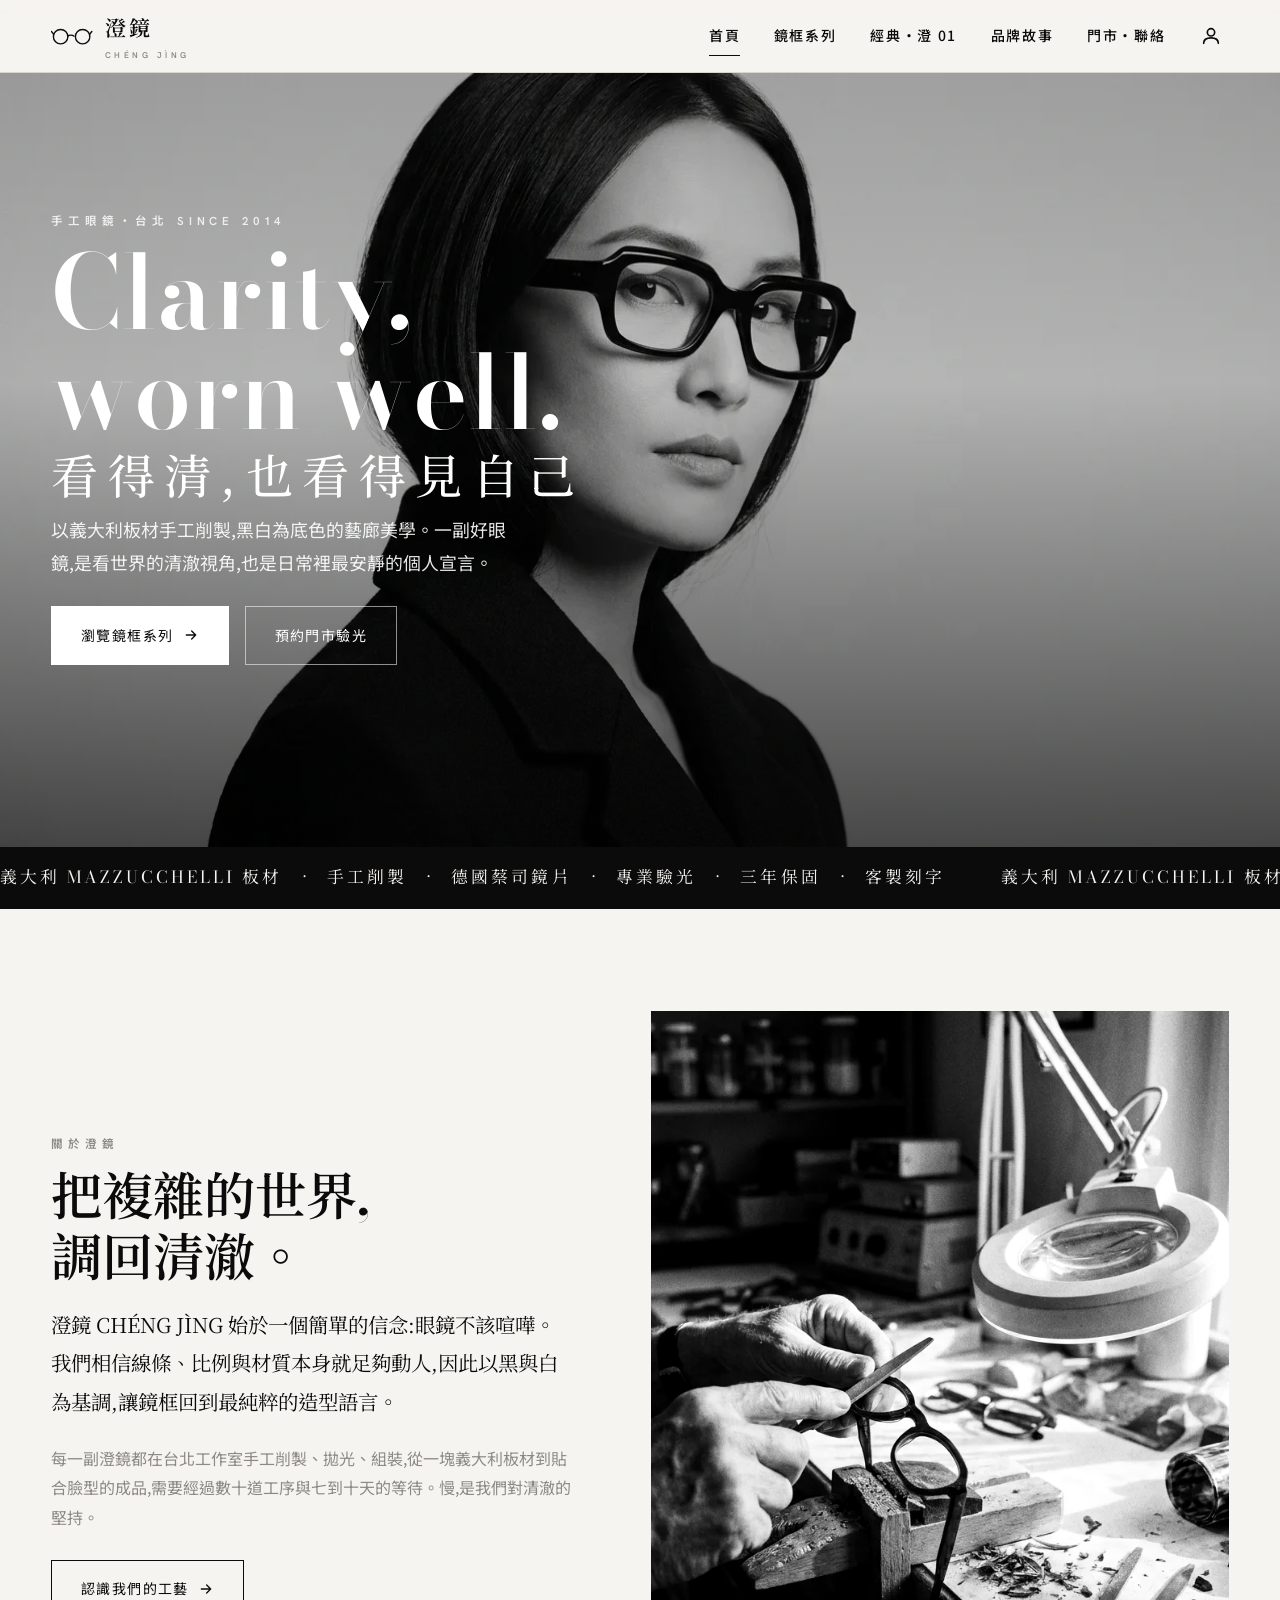
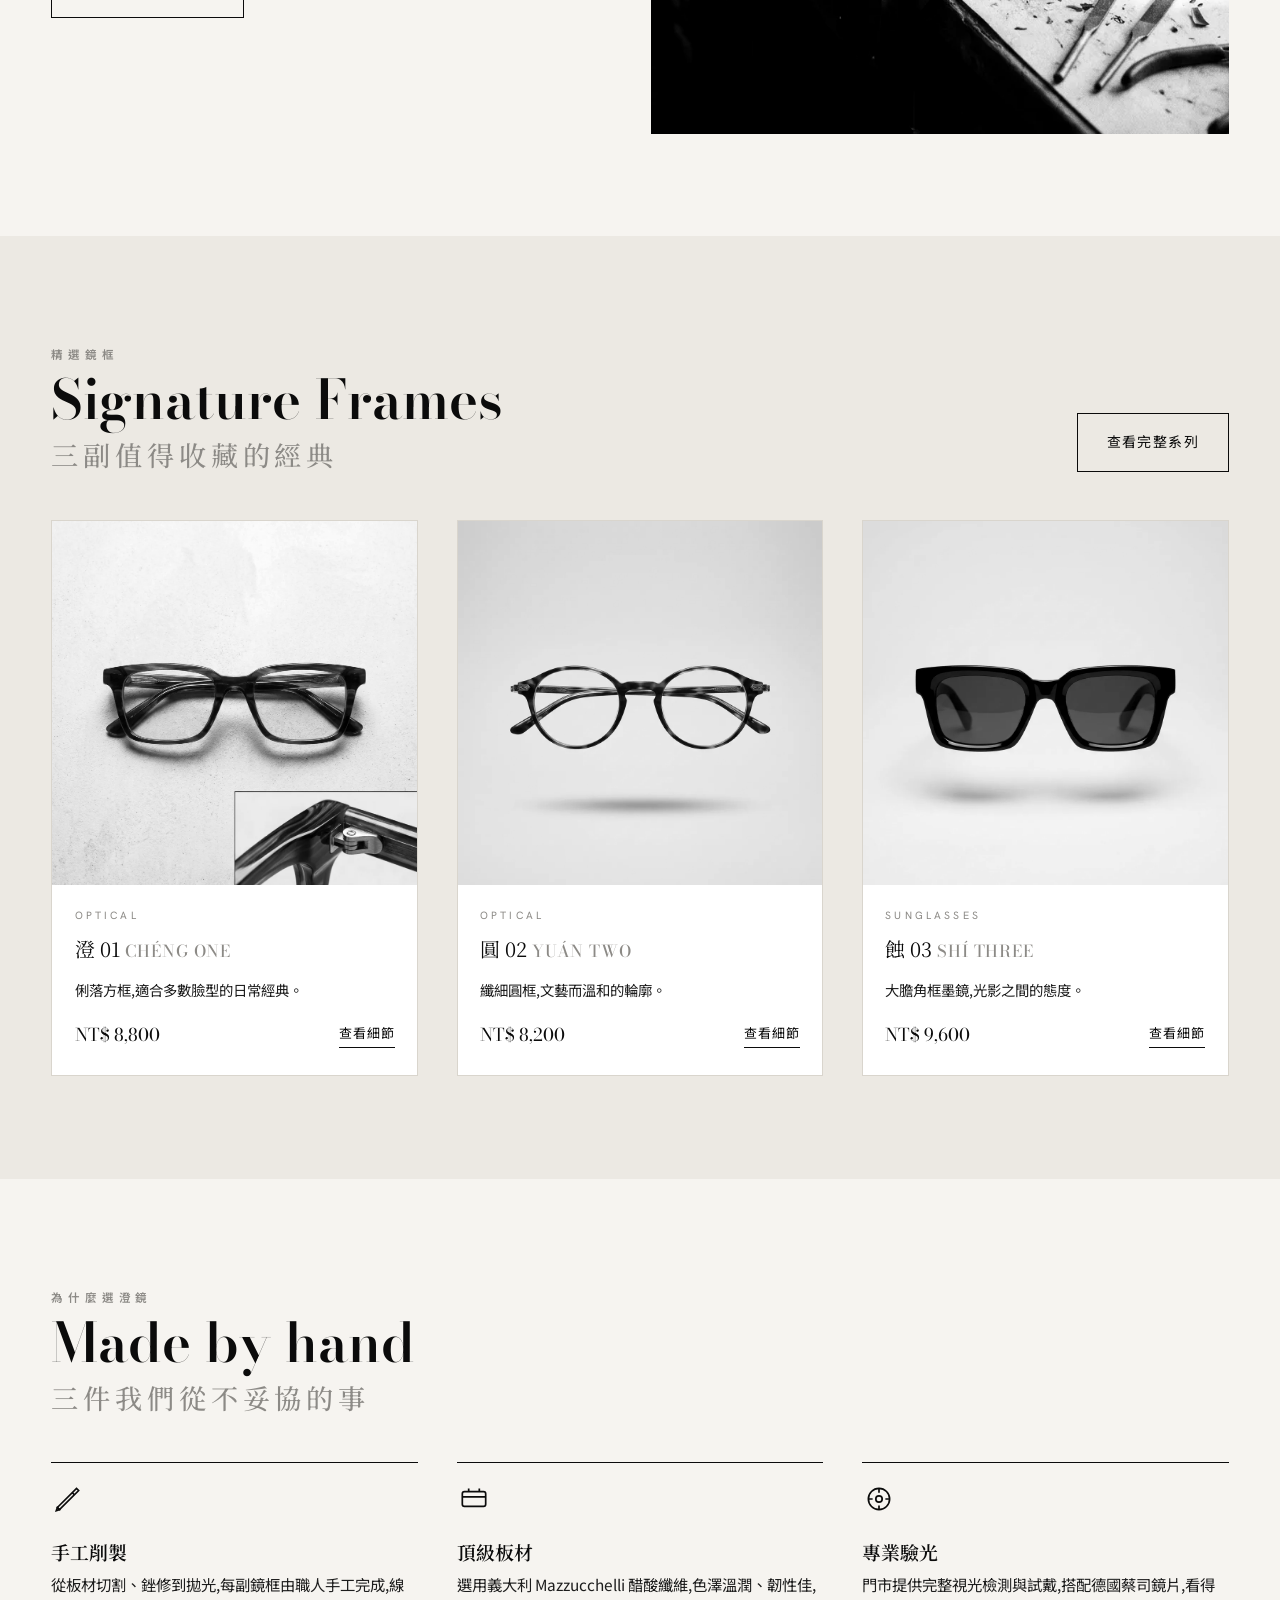
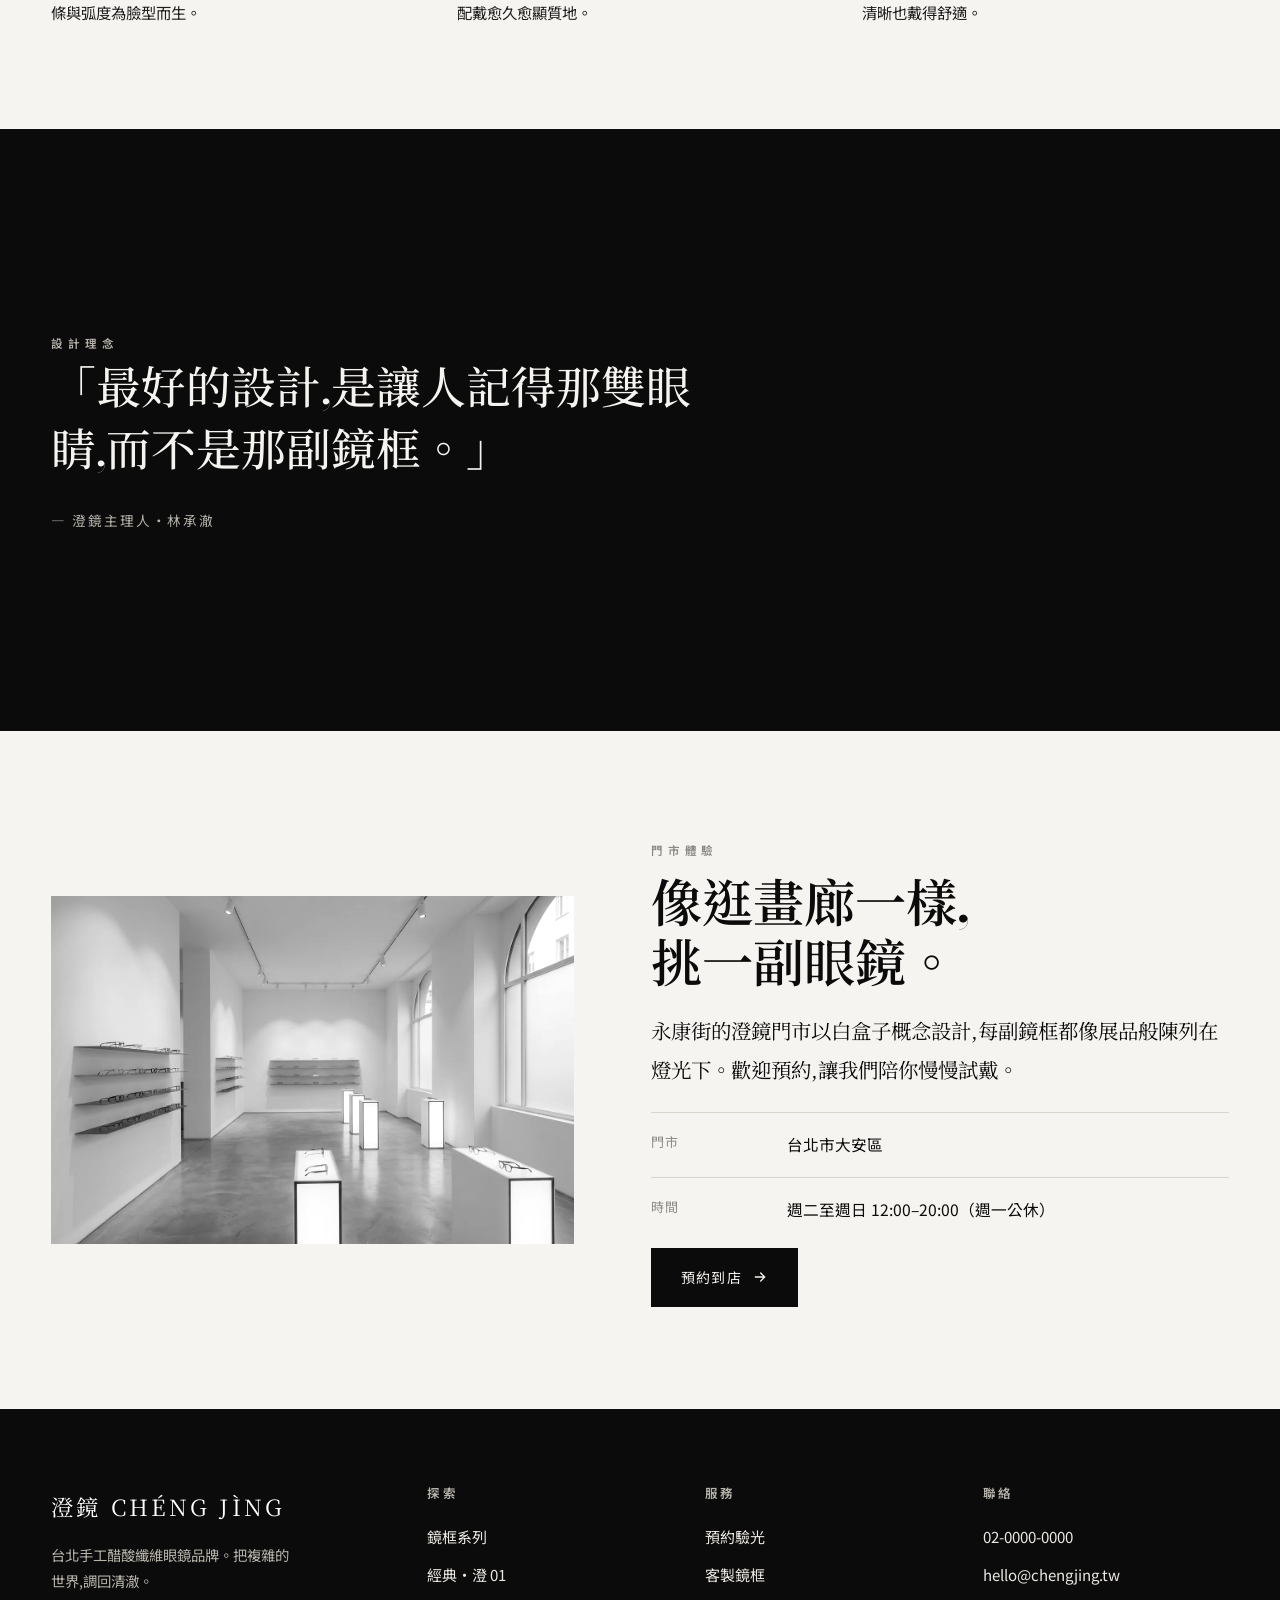
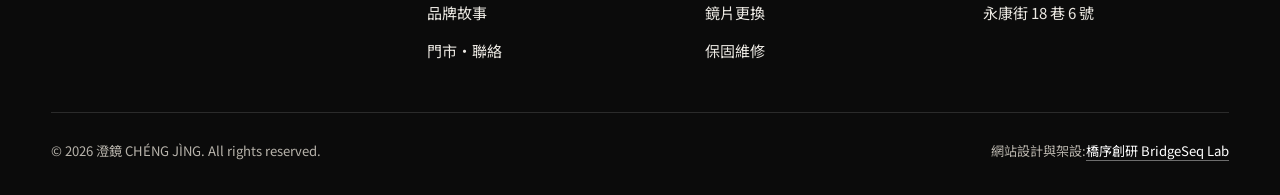
<file: index.html>
<!DOCTYPE html>
<html lang="zh-Hant">
<head>
<meta charset="UTF-8">
<meta name="viewport" content="width=device-width, initial-scale=1">
<title>澄鏡 CHÉNG JÌNG｜台北手工醋酸纖維眼鏡品牌</title>
<meta name="description" content="澄鏡 CHÉNG JÌNG 是台北的手工眼鏡品牌,以義大利板材手工削製鏡框,黑白藝廊美學選物。提供光學鏡框、墨鏡、客製驗光與鏡片更換服務,讓每一副眼鏡都是看世界的清澈視角。">
<meta name="keywords" content="手工眼鏡,醋酸纖維眼鏡,台北眼鏡,板材鏡框,光學眼鏡,墨鏡,客製眼鏡,驗光,澄鏡">
<link rel="canonical" href="https://izzo24.github.io/chengjing-eyewear/">
<meta property="og:type" content="website">
<meta property="og:locale" content="zh_TW">
<meta property="og:site_name" content="澄鏡 CHÉNG JÌNG">
<meta property="og:title" content="澄鏡 CHÉNG JÌNG｜台北手工醋酸纖維眼鏡品牌">
<meta property="og:description" content="義大利板材手工削製,黑白藝廊美學的台北手工眼鏡品牌。光學鏡框、墨鏡、客製驗光與鏡片更換。">
<meta property="og:url" content="https://izzo24.github.io/chengjing-eyewear/">
<meta property="og:image" content="https://izzo24.github.io/chengjing-eyewear/images/hero.webp">
<meta name="twitter:card" content="summary_large_image">
<link rel="icon" href="./favicon.svg" type="image/svg+xml">
<link rel="preconnect" href="https://fonts.googleapis.com">
<link rel="preconnect" href="https://fonts.gstatic.com" crossorigin>
<link href="https://fonts.googleapis.com/css2?family=Bodoni+Moda:opsz,wght@6..96,400;6..96,500;6..96,600&family=Hanken+Grotesk:wght@400;500;600&family=Noto+Sans+TC:wght@400;500;600&family=Noto+Serif+TC:wght@500;600&display=swap" rel="stylesheet">
<link rel="stylesheet" href="./assets/style.css">
<script type="application/ld+json">
{"@context":"https://schema.org","@graph":[
{"@type":"Organization","@id":"https://izzo24.github.io/chengjing-eyewear/#org","name":"澄鏡 CHÉNG JÌNG","url":"https://izzo24.github.io/chengjing-eyewear/","logo":"https://izzo24.github.io/chengjing-eyewear/favicon.svg","description":"台北手工醋酸纖維眼鏡品牌","sameAs":[]},
{"@type":"WebSite","@id":"https://izzo24.github.io/chengjing-eyewear/#web","url":"https://izzo24.github.io/chengjing-eyewear/","name":"澄鏡 CHÉNG JÌNG","inLanguage":"zh-Hant","publisher":{"@id":"https://izzo24.github.io/chengjing-eyewear/#org"}},
{"@type":"Store","name":"澄鏡 CHÉNG JÌNG","image":"https://izzo24.github.io/chengjing-eyewear/images/store.webp","url":"https://izzo24.github.io/chengjing-eyewear/","priceRange":"NT$3,200–NT$12,000","address":{"@type":"PostalAddress","streetAddress":"示範展示用","addressLocality":"台北市","addressCountry":"TW"},"telephone":"+886-2-0000-0000"}
]}
</script>
</head>
<body>
<header class="site-head">
  <div class="head-inner">
    <a class="brand" href="./index.html" aria-label="澄鏡 CHÉNG JÌNG 首頁">
      <svg width="44" height="20" viewBox="0 0 64 26" fill="none" aria-hidden="true">
        <circle cx="14" cy="14" r="10.5" stroke="currentColor" stroke-width="2"/>
        <circle cx="46" cy="14" r="10.5" stroke="currentColor" stroke-width="2"/>
        <path d="M24.5 13.2c2.2-2 6.8-2 9 0" stroke="currentColor" stroke-width="2" stroke-linecap="round"/>
        <path d="M3.6 10 .6 6.4M56.4 10l3-3.6" stroke="currentColor" stroke-width="2" stroke-linecap="round"/>
      </svg>
      <span class="word">澄鏡<small>CHÉNG JÌNG</small></span>
    </a>
    <div class="head-right">
      <nav class="nav" aria-label="主導覽">
      <a href="./index.html" aria-current="page">首頁</a>
      <a href="./collection.html">鏡框系列</a>
      <a href="./product.html">經典・澄 01</a>
      <a href="./about.html">品牌故事</a>
      <a href="./contact.html">門市・聯絡</a>
    </nav>
    <div class="head-tools">
      <a class="icon-btn member-link" href="./member.html" aria-label="會員中心"><svg viewBox="0 0 24 24" fill="none" aria-hidden="true"><circle cx="12" cy="8" r="4" stroke="currentColor" stroke-width="1.8"/><path d="M4 20c0-4 3.6-6 8-6s8 2 8 6" stroke="currentColor" stroke-width="1.8" stroke-linecap="round"/></svg></a>
      <button class="burger" aria-label="開啟選單" aria-expanded="false" aria-controls="mnav"><span></span></button>
    </div>
    </div>
  </div>
</header>
<nav class="mnav" id="mnav" aria-label="行動選單">
  <a href="./index.html">首頁</a>
  <a href="./collection.html">鏡框系列</a>
  <a href="./product.html">經典・澄 01</a>
  <a href="./about.html">品牌故事</a>
  <a href="./contact.html">門市・聯絡</a>
<a href="./member.html">會員中心</a></nav>

<main>
  <!-- hero: full-bleed image with overlaid text -->
  <section class="hero" aria-label="品牌主視覺">
    <img src="./images/hero.webp" alt="配戴澄鏡手工醋酸纖維鏡框的女子黑白時尚肖像" fetchpriority="high" width="1376" height="768">
    <div class="hero-inner">
      <span class="eyebrow">手工眼鏡・台北 since 2014</span>
      <h1>Clarity,<br>worn well.<span class="tc">看得清,也看得見自己</span></h1>
      <p>以義大利板材手工削製,黑白為底色的藝廊美學。一副好眼鏡,是看世界的清澈視角,也是日常裡最安靜的個人宣言。</p>
      <div class="hero-actions">
        <a class="btn" href="./collection.html">瀏覽鏡框系列<svg class="ar" viewBox="0 0 24 24" fill="none" aria-hidden="true"><path d="M5 12h14M13 6l6 6-6 6" stroke="currentColor" stroke-width="2" stroke-linecap="round" stroke-linejoin="round"/></svg></a>
        <a class="btn-ghost btn" href="./contact.html">預約門市驗光</a>
      </div>
    </div>
  </section>

  <!-- marquee strip -->
  <div class="strip" aria-hidden="true">
    <div class="track">
      <span>義大利 MAZZUCCHELLI 板材<i>·</i>手工削製<i>·</i>德國蔡司鏡片<i>·</i>專業驗光<i>·</i>三年保固<i>·</i>客製刻字</span>
      <span>義大利 MAZZUCCHELLI 板材<i>·</i>手工削製<i>·</i>德國蔡司鏡片<i>·</i>專業驗光<i>·</i>三年保固<i>·</i>客製刻字</span>
    </div>
  </div>

  <!-- intro split -->
  <section>
    <div class="wrap split rev">
      <div>
        <span class="eyebrow">關於澄鏡</span>
        <h2 class="serif" style="font-size:clamp(2rem,5vw,3.2rem);margin:.6rem 0 1.1rem">把複雜的世界,<br>調回清澈。</h2>
        <p class="lead">澄鏡 CHÉNG JÌNG 始於一個簡單的信念:眼鏡不該喧嘩。我們相信線條、比例與材質本身就足夠動人,因此以黑與白為基調,讓鏡框回到最純粹的造型語言。</p>
        <p class="muted">每一副澄鏡都在台北工作室手工削製、拋光、組裝,從一塊義大利板材到貼合臉型的成品,需要經過數十道工序與七到十天的等待。慢,是我們對清澈的堅持。</p>
        <a class="btn-ghost btn" href="./about.html" style="margin-top:.6rem">認識我們的工藝<svg class="ar" viewBox="0 0 24 24" fill="none" aria-hidden="true"><path d="M5 12h14M13 6l6 6-6 6" stroke="currentColor" stroke-width="2" stroke-linecap="round" stroke-linejoin="round"/></svg></a>
      </div>
      <figure>
        <img src="./images/craft.webp" alt="職人在工作桌上手工削製與拋光醋酸纖維眼鏡框" loading="lazy" width="1200" height="896">
      </figure>
    </div>
  </section>

  <!-- featured products -->
  <section style="background:var(--paper-2)">
    <div class="wrap">
      <div class="sec-head rev">
        <div>
          <span class="eyebrow">精選鏡框</span>
          <h2 class="serif">Signature Frames<span class="tc">三副值得收藏的經典</span></h2>
        </div>
        <a class="btn-ghost btn" href="./collection.html">查看完整系列</a>
      </div>
      <div class="pgrid rev">
        <a class="card" href="./product.html" data-cat="optical">
          <div class="ph"><img src="./images/frame-flat.webp" alt="澄 01 經典方框光學眼鏡黑白產品照" loading="lazy" width="928" height="1152"></div>
          <div class="body">
            <span class="tag">Optical</span>
            <span class="nm">澄 01 <small>CHÉNG ONE</small></span>
            <span class="desc">俐落方框,適合多數臉型的日常經典。</span>
            <span class="price">NT$ 8,800<span class="go">查看細節</span></span>
          </div>
        </a>
        <a class="card" href="./collection.html" data-cat="optical">
          <div class="ph"><img src="./images/frame-round.webp" alt="圓 02 圓框光學眼鏡黑白產品照" loading="lazy" width="1024" height="1024"></div>
          <div class="body">
            <span class="tag">Optical</span>
            <span class="nm">圓 02 <small>YUÁN TWO</small></span>
            <span class="desc">纖細圓框,文藝而溫和的輪廓。</span>
            <span class="price">NT$ 8,200<span class="go">查看細節</span></span>
          </div>
        </a>
        <a class="card" href="./collection.html" data-cat="sun">
          <div class="ph"><img src="./images/frame-sun.webp" alt="蝕 03 角框墨鏡黑白產品照" loading="lazy" width="1024" height="1024"></div>
          <div class="body">
            <span class="tag">Sunglasses</span>
            <span class="nm">蝕 03 <small>SHÍ THREE</small></span>
            <span class="desc">大膽角框墨鏡,光影之間的態度。</span>
            <span class="price">NT$ 9,600<span class="go">查看細節</span></span>
          </div>
        </a>
      </div>
    </div>
  </section>

  <!-- features -->
  <section>
    <div class="wrap">
      <div class="sec-head rev"><div><span class="eyebrow">為什麼選澄鏡</span><h2 class="serif">Made by hand<span class="tc">三件我們從不妥協的事</span></h2></div></div>
      <div class="feat rev">
        <div class="item">
          <svg class="ic" viewBox="0 0 32 32" fill="none" stroke="currentColor" stroke-width="1.6" aria-hidden="true"><path d="M6 24 24 6l2 2L8 26z"/><path d="M5 27l3-1-2-2z"/><path d="M20 10l2 2"/></svg>
          <h3>手工削製</h3>
          <p>從板材切割、銼修到拋光,每副鏡框由職人手工完成,線條與弧度為臉型而生。</p>
        </div>
        <div class="item">
          <svg class="ic" viewBox="0 0 32 32" fill="none" stroke="currentColor" stroke-width="1.6" aria-hidden="true"><rect x="5" y="9" width="22" height="14" rx="2"/><path d="M5 14h22M11 9V6m10 3V6"/></svg>
          <h3>頂級板材</h3>
          <p>選用義大利 Mazzucchelli 醋酸纖維,色澤溫潤、韌性佳,配戴愈久愈顯質地。</p>
        </div>
        <div class="item">
          <svg class="ic" viewBox="0 0 32 32" fill="none" stroke="currentColor" stroke-width="1.6" aria-hidden="true"><circle cx="16" cy="16" r="10"/><path d="M16 6v4m0 12v4m10-10h-4M10 16H6"/><circle cx="16" cy="16" r="3"/></svg>
          <h3>專業驗光</h3>
          <p>門市提供完整視光檢測與試戴,搭配德國蔡司鏡片,看得清晰也戴得舒適。</p>
        </div>
      </div>
    </div>
  </section>

  <!-- editorial band -->
  <section class="band">
    <div class="wrap">
      <span class="eyebrow" style="color:var(--grey-2)">設計理念</span>
      <blockquote class="serif">「最好的設計,是讓人記得那雙眼睛,而不是那副鏡框。」</blockquote>
      <cite>— 澄鏡主理人・林承澈</cite>
    </div>
  </section>

  <!-- gallery split rev -->
  <section>
    <div class="wrap split rev rev2">
      <figure>
        <img src="./images/store.webp" alt="澄鏡藝廊式眼鏡選物門市內部黑白空間照" loading="lazy" width="1264" height="848" style="aspect-ratio:3/2">
      </figure>
      <div>
        <span class="eyebrow">門市體驗</span>
        <h2 class="serif" style="font-size:clamp(2rem,5vw,3.2rem);margin:.6rem 0 1.1rem">像逛畫廊一樣,<br>挑一副眼鏡。</h2>
        <p class="lead">永康街的澄鏡門市以白盒子概念設計,每副鏡框都像展品般陳列在燈光下。歡迎預約,讓我們陪你慢慢試戴。</p>
        <ul class="info-list" style="margin-top:1rem">
          <li><span class="k">門市</span><span class="v">台北市大安區</span></li>
          <li><span class="k">時間</span><span class="v">週二至週日 12:00–20:00（週一公休）</span></li>
        </ul>
        <a class="btn" href="./contact.html" style="margin-top:.4rem">預約到店<svg class="ar" viewBox="0 0 24 24" fill="none" aria-hidden="true"><path d="M5 12h14M13 6l6 6-6 6" stroke="currentColor" stroke-width="2" stroke-linecap="round" stroke-linejoin="round"/></svg></a>
      </div>
    </div>
  </section>
</main>

<footer class="site-foot">
  <div class="wrap">
    <div class="foot-top">
      <div class="foot-brand">
        <span class="word">澄鏡 CHÉNG JÌNG</span>
        <p>台北手工醋酸纖維眼鏡品牌。把複雜的世界,調回清澈。</p>
      </div>
      <div><h4>探索</h4>
        <a href="./collection.html">鏡框系列</a>
        <a href="./product.html">經典・澄 01</a>
        <a href="./about.html">品牌故事</a>
        <a href="./contact.html">門市・聯絡</a>
      </div>
      <div><h4>服務</h4>
        <a href="./contact.html">預約驗光</a>
        <a href="./about.html">客製鏡框</a>
        <a href="./contact.html">鏡片更換</a>
        <a href="./contact.html">保固維修</a>
      </div>
      <div><h4>聯絡</h4>
        <a href="tel:+886200000000">02-0000-0000</a>
        <a href="mailto:hello@chengjing.tw">hello@chengjing.tw</a>
        <a href="./contact.html">永康街 18 巷 6 號</a>
      </div>
    </div>
    <div class="foot-bottom">
      <span>© <span id="yr">2026</span> 澄鏡 CHÉNG JÌNG. All rights reserved.</span>
      <span>網站設計與架設:<a href="https://bridgeseqlab.com" target="_blank" rel="noopener">橋序創研 BridgeSeq Lab</a></span>
    </div>
  </div>
</footer>

<button id="toTop" aria-label="回到頂端"><svg viewBox="0 0 24 24" fill="none" aria-hidden="true"><path d="M12 19V5M5 12l7-7 7 7" stroke="currentColor" stroke-width="2" stroke-linecap="round" stroke-linejoin="round"/></svg></button>
<script src="./assets/main.js"></script>
</body>
</html>
</file>
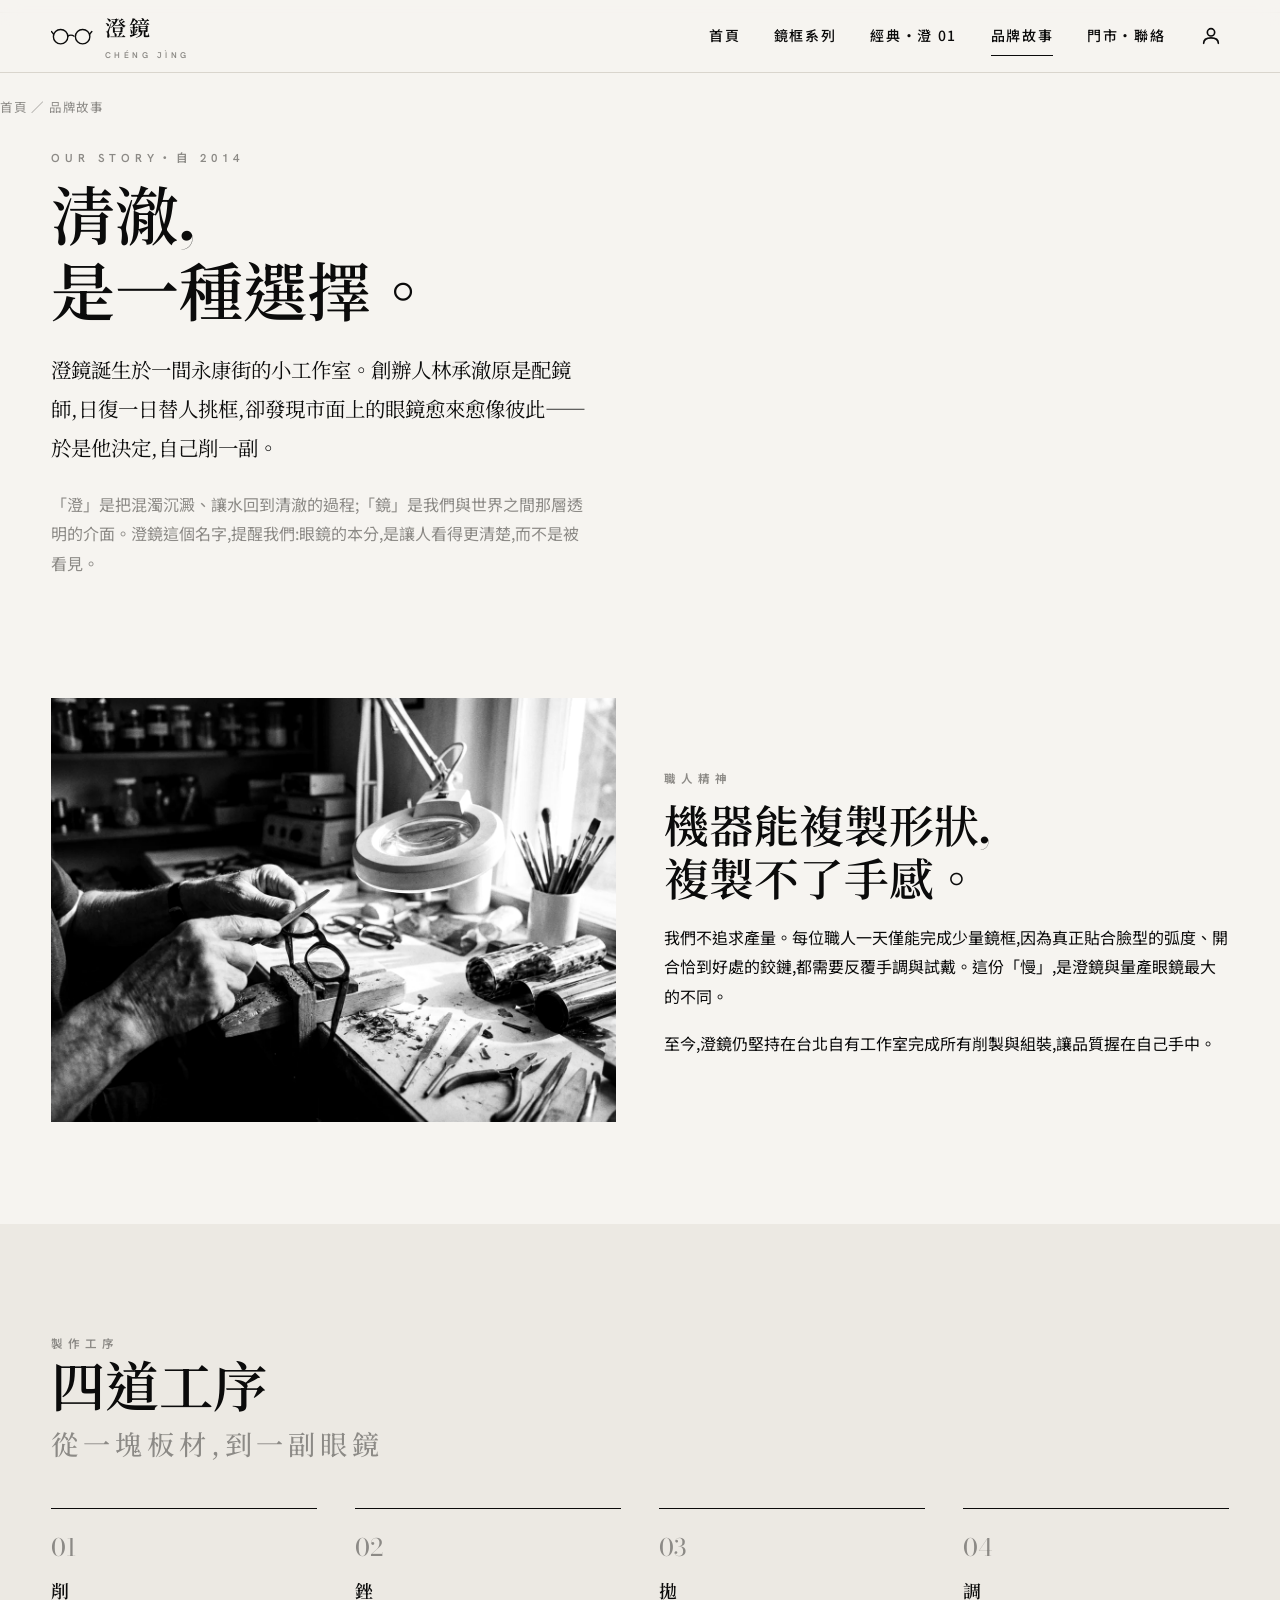
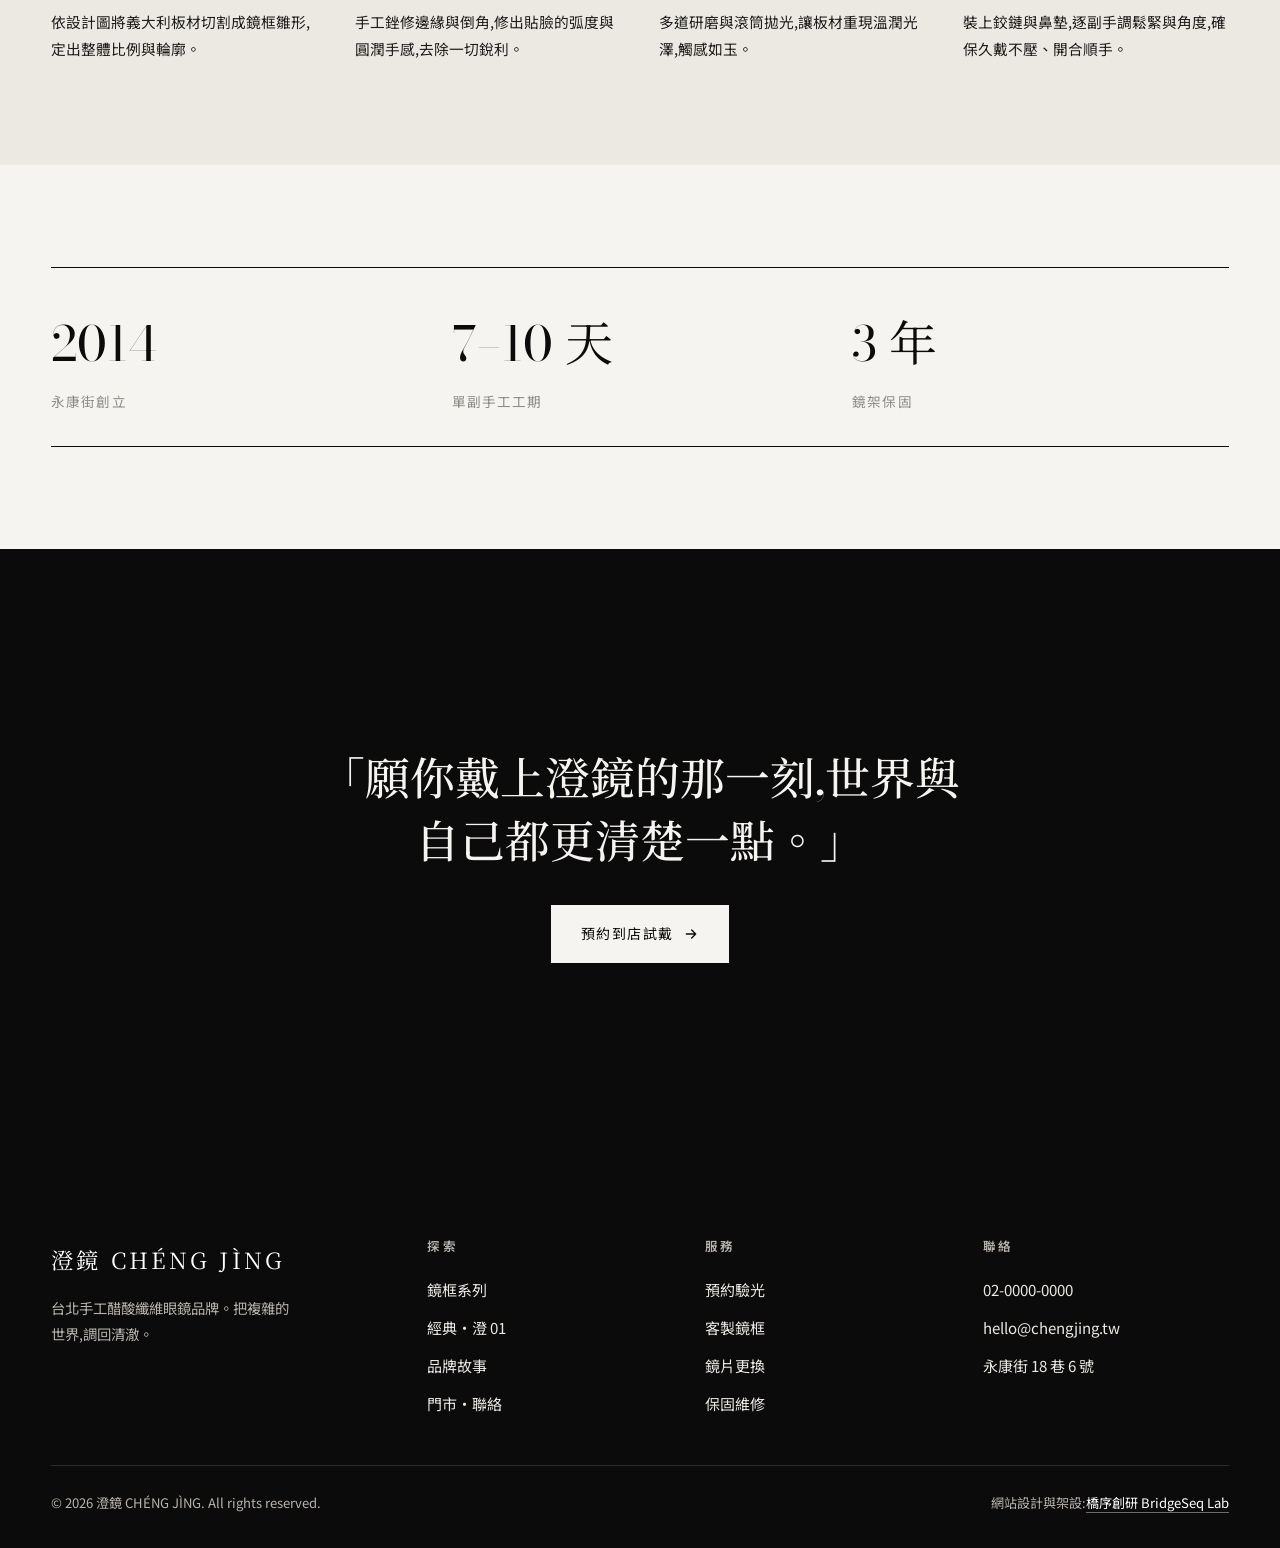
<file: about.html>
<!DOCTYPE html>
<html lang="zh-Hant">
<head>
<meta charset="UTF-8">
<meta name="viewport" content="width=device-width, initial-scale=1">
<title>品牌故事｜手工削製的清澈信念 — 澄鏡 CHÉNG JÌNG</title>
<meta name="description" content="認識澄鏡 CHÉNG JÌNG:一個始於 2014 年的台北手工眼鏡品牌。從一塊義大利板材到貼合臉型的鏡框,我們以削、銼、拋、調四道核心工序,堅持手工製作,讓每副眼鏡都成為看世界的清澈視角。">
<meta name="keywords" content="澄鏡品牌故事,手工眼鏡工藝,板材削製,台北眼鏡品牌,客製鏡框,眼鏡職人">
<link rel="canonical" href="https://izzo24.github.io/chengjing-eyewear/about.html">
<meta property="og:type" content="website">
<meta property="og:locale" content="zh_TW">
<meta property="og:site_name" content="澄鏡 CHÉNG JÌNG">
<meta property="og:title" content="品牌故事｜手工削製的清澈信念 — 澄鏡 CHÉNG JÌNG">
<meta property="og:description" content="始於 2014 年的台北手工眼鏡品牌,以削、銼、拋、調四道工序堅持手工製作。">
<meta property="og:url" content="https://izzo24.github.io/chengjing-eyewear/about.html">
<meta property="og:image" content="https://izzo24.github.io/chengjing-eyewear/images/craft.webp">
<meta name="twitter:card" content="summary_large_image">
<link rel="icon" href="./favicon.svg" type="image/svg+xml">
<link rel="preconnect" href="https://fonts.googleapis.com">
<link rel="preconnect" href="https://fonts.gstatic.com" crossorigin>
<link href="https://fonts.googleapis.com/css2?family=Bodoni+Moda:opsz,wght@6..96,400;6..96,500;6..96,600&family=Hanken+Grotesk:wght@400;500;600&family=Noto+Sans+TC:wght@400;500;600&family=Noto+Serif+TC:wght@500;600&display=swap" rel="stylesheet">
<link rel="stylesheet" href="./assets/style.css">
<script type="application/ld+json">
{"@context":"https://schema.org","@graph":[
{"@type":"BreadcrumbList","itemListElement":[
{"@type":"ListItem","position":1,"name":"首頁","item":"https://izzo24.github.io/chengjing-eyewear/"},
{"@type":"ListItem","position":2,"name":"品牌故事","item":"https://izzo24.github.io/chengjing-eyewear/about.html"}]},
{"@type":"AboutPage","name":"品牌故事 — 澄鏡 CHÉNG JÌNG","url":"https://izzo24.github.io/chengjing-eyewear/about.html","inLanguage":"zh-Hant","mainEntity":{"@type":"Organization","name":"澄鏡 CHÉNG JÌNG","foundingDate":"2014","foundingLocation":"台北","description":"台北手工醋酸纖維眼鏡品牌,堅持手工削製鏡框。","url":"https://izzo24.github.io/chengjing-eyewear/","logo":"https://izzo24.github.io/chengjing-eyewear/favicon.svg"}}
]}
</script>
</head>
<body>
<header class="site-head">
  <div class="head-inner">
    <a class="brand" href="./index.html" aria-label="澄鏡 CHÉNG JÌNG 首頁">
      <svg width="44" height="20" viewBox="0 0 64 26" fill="none" aria-hidden="true"><circle cx="14" cy="14" r="10.5" stroke="currentColor" stroke-width="2"/><circle cx="46" cy="14" r="10.5" stroke="currentColor" stroke-width="2"/><path d="M24.5 13.2c2.2-2 6.8-2 9 0" stroke="currentColor" stroke-width="2" stroke-linecap="round"/><path d="M3.6 10 .6 6.4M56.4 10l3-3.6" stroke="currentColor" stroke-width="2" stroke-linecap="round"/></svg>
      <span class="word">澄鏡<small>CHÉNG JÌNG</small></span>
    </a>
    <div class="head-right">
      <nav class="nav" aria-label="主導覽">
      <a href="./index.html">首頁</a><a href="./collection.html">鏡框系列</a><a href="./product.html">經典・澄 01</a><a href="./about.html" aria-current="page">品牌故事</a><a href="./contact.html">門市・聯絡</a>
    </nav>
    <div class="head-tools">
      <a class="icon-btn member-link" href="./member.html" aria-label="會員中心"><svg viewBox="0 0 24 24" fill="none" aria-hidden="true"><circle cx="12" cy="8" r="4" stroke="currentColor" stroke-width="1.8"/><path d="M4 20c0-4 3.6-6 8-6s8 2 8 6" stroke="currentColor" stroke-width="1.8" stroke-linecap="round"/></svg></a>
      <button class="burger" aria-label="開啟選單" aria-expanded="false" aria-controls="mnav"><span></span></button>
    </div>
    </div>
  </div>
</header>
<nav class="mnav" id="mnav" aria-label="行動選單">
  <a href="./index.html">首頁</a><a href="./collection.html">鏡框系列</a><a href="./product.html">經典・澄 01</a><a href="./about.html">品牌故事</a><a href="./contact.html">門市・聯絡</a>
<a href="./member.html">會員中心</a></nav>

<main>
  <nav class="wrap crumb" aria-label="麵包屑"><a href="./index.html">首頁</a> ／ 品牌故事</nav>
  <section style="padding-top:1.4rem">
    <div class="wrap">
      <div class="rev" style="max-width:60ch">
        <span class="eyebrow">Our Story・自 2014</span>
        <h1 class="serif" style="font-size:clamp(2.2rem,6vw,4rem);margin:.6rem 0 1.2rem">清澈,<br>是一種選擇。</h1>
        <p class="lead">澄鏡誕生於一間永康街的小工作室。創辦人林承澈原是配鏡師,日復一日替人挑框,卻發現市面上的眼鏡愈來愈像彼此——於是他決定,自己削一副。</p>
        <p class="muted">「澄」是把混濁沉澱、讓水回到清澈的過程;「鏡」是我們與世界之間那層透明的介面。澄鏡這個名字,提醒我們:眼鏡的本分,是讓人看得更清楚,而不是被看見。</p>
      </div>
    </div>
  </section>

  <section style="padding-top:0">
    <div class="wrap editorial rev">
      <figure><img src="./images/craft.webp" alt="職人於工作桌前手工削製醋酸纖維眼鏡框" loading="lazy" width="1200" height="896"></figure>
      <div>
        <span class="eyebrow">職人精神</span>
        <h2 class="serif" style="font-size:clamp(1.8rem,4.5vw,2.8rem);margin:.6rem 0 1rem">機器能複製形狀,<br>複製不了手感。</h2>
        <p>我們不追求產量。每位職人一天僅能完成少量鏡框,因為真正貼合臉型的弧度、開合恰到好處的鉸鏈,都需要反覆手調與試戴。這份「慢」,是澄鏡與量產眼鏡最大的不同。</p>
        <p style="margin:0">至今,澄鏡仍堅持在台北自有工作室完成所有削製與組裝,讓品質握在自己手中。</p>
      </div>
    </div>
  </section>

  <section style="background:var(--paper-2)">
    <div class="wrap">
      <div class="sec-head rev"><div><span class="eyebrow">製作工序</span><h2 class="serif">四道工序<span class="tc">從一塊板材,到一副眼鏡</span></h2></div></div>
      <div class="steps rev">
        <div class="s"><h3>削</h3><p>依設計圖將義大利板材切割成鏡框雛形,定出整體比例與輪廓。</p></div>
        <div class="s"><h3>銼</h3><p>手工銼修邊緣與倒角,修出貼臉的弧度與圓潤手感,去除一切銳利。</p></div>
        <div class="s"><h3>拋</h3><p>多道研磨與滾筒拋光,讓板材重現溫潤光澤,觸感如玉。</p></div>
        <div class="s"><h3>調</h3><p>裝上鉸鏈與鼻墊,逐副手調鬆緊與角度,確保久戴不壓、開合順手。</p></div>
      </div>
    </div>
  </section>

  <section>
    <div class="wrap">
      <div class="statbar rev">
        <div class="st"><div class="n serif">2014</div><div class="l">永康街創立</div></div>
        <div class="st"><div class="n serif">7–10 天</div><div class="l">單副手工工期</div></div>
        <div class="st"><div class="n serif">3 年</div><div class="l">鏡架保固</div></div>
      </div>
    </div>
  </section>

  <section class="band">
    <div class="wrap" style="text-align:center">
      <blockquote class="serif" style="margin:0 auto">「願你戴上澄鏡的那一刻,世界與自己都更清楚一點。」</blockquote>
      <a class="btn" href="./contact.html" style="margin-top:2rem;border-color:var(--paper);background:var(--paper);color:var(--ink)">預約到店試戴<svg class="ar" viewBox="0 0 24 24" fill="none" aria-hidden="true"><path d="M5 12h14M13 6l6 6-6 6" stroke="currentColor" stroke-width="2" stroke-linecap="round" stroke-linejoin="round"/></svg></a>
    </div>
  </section>
</main>

<footer class="site-foot">
  <div class="wrap">
    <div class="foot-top">
      <div class="foot-brand"><span class="word">澄鏡 CHÉNG JÌNG</span><p>台北手工醋酸纖維眼鏡品牌。把複雜的世界,調回清澈。</p></div>
      <div><h4>探索</h4><a href="./collection.html">鏡框系列</a><a href="./product.html">經典・澄 01</a><a href="./about.html">品牌故事</a><a href="./contact.html">門市・聯絡</a></div>
      <div><h4>服務</h4><a href="./contact.html">預約驗光</a><a href="./about.html">客製鏡框</a><a href="./contact.html">鏡片更換</a><a href="./contact.html">保固維修</a></div>
      <div><h4>聯絡</h4><a href="tel:+886200000000">02-0000-0000</a><a href="mailto:hello@chengjing.tw">hello@chengjing.tw</a><a href="./contact.html">永康街 18 巷 6 號</a></div>
    </div>
    <div class="foot-bottom">
      <span>© <span id="yr">2026</span> 澄鏡 CHÉNG JÌNG. All rights reserved.</span>
      <span>網站設計與架設:<a href="https://bridgeseqlab.com" target="_blank" rel="noopener">橋序創研 BridgeSeq Lab</a></span>
    </div>
  </div>
</footer>
<button id="toTop" aria-label="回到頂端"><svg viewBox="0 0 24 24" fill="none" aria-hidden="true"><path d="M12 19V5M5 12l7-7 7 7" stroke="currentColor" stroke-width="2" stroke-linecap="round" stroke-linejoin="round"/></svg></button>
<script src="./assets/main.js"></script>
</body>
</html>
</file>
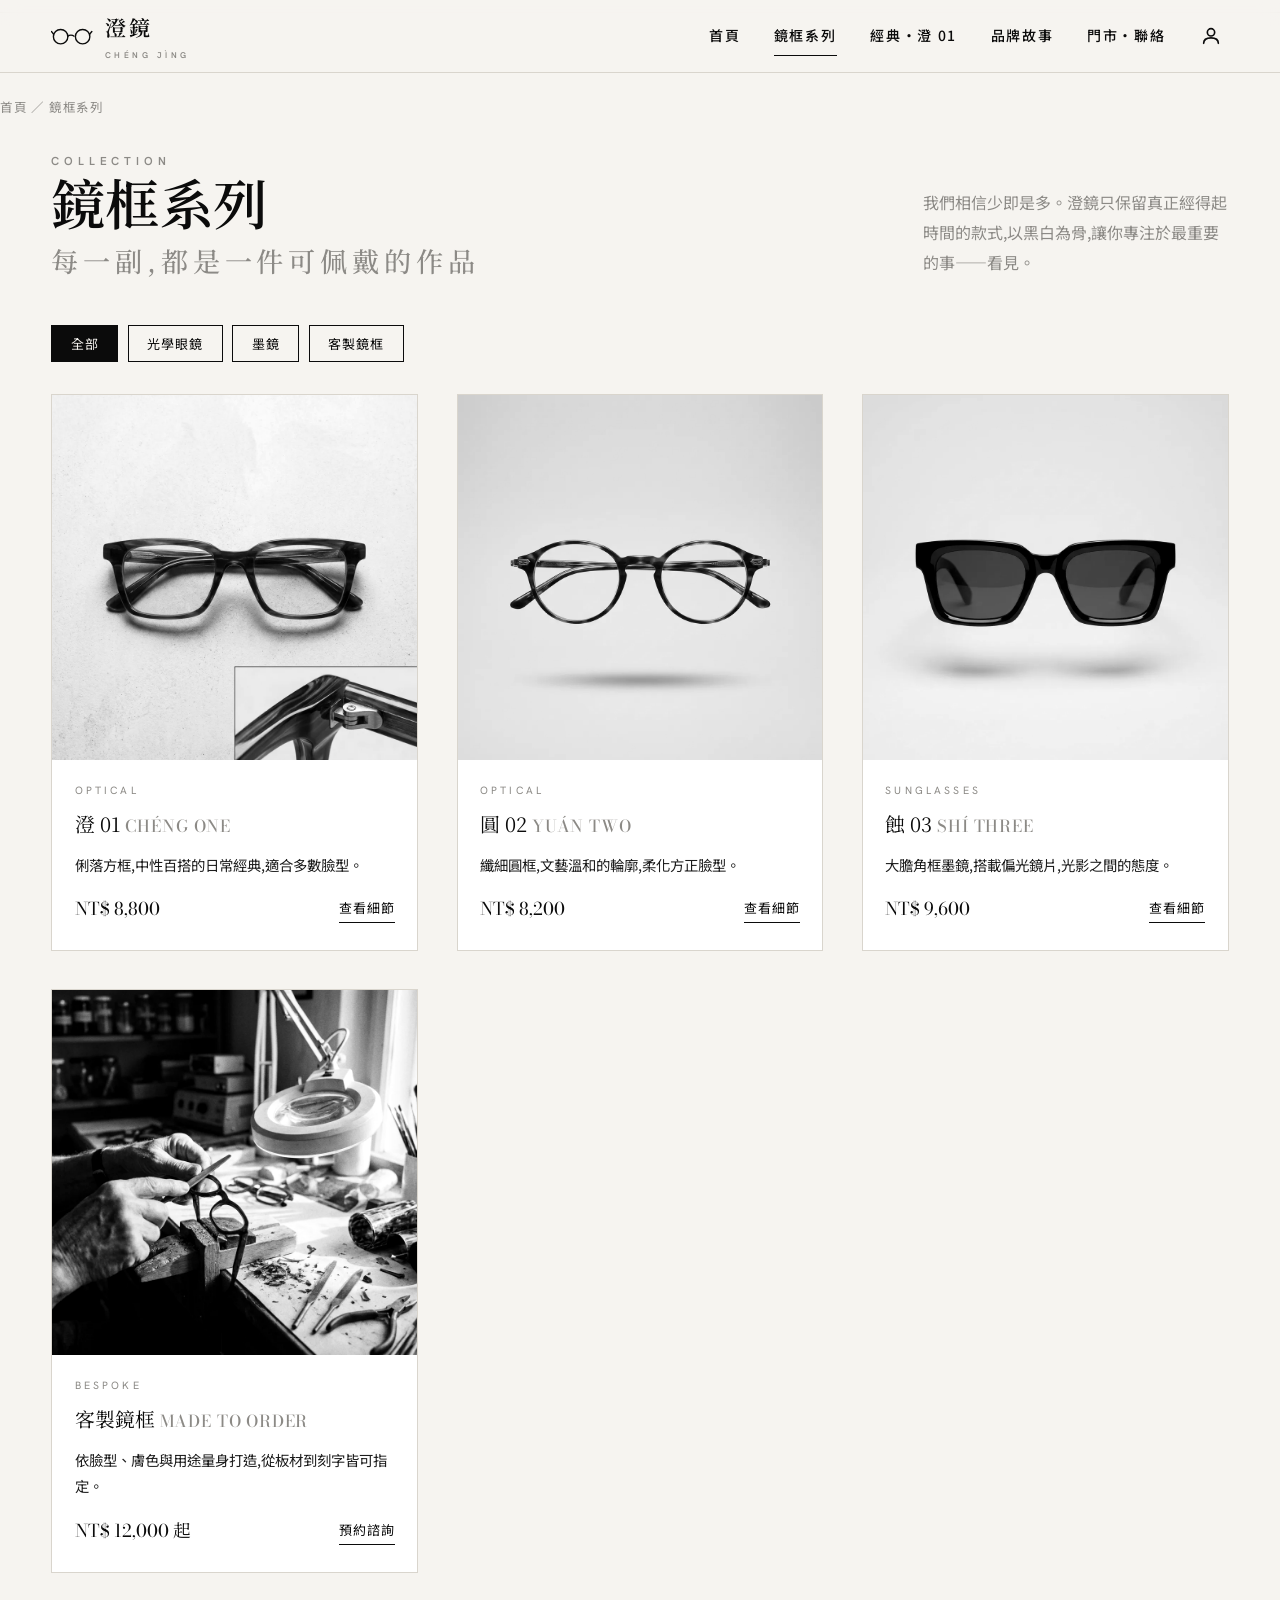
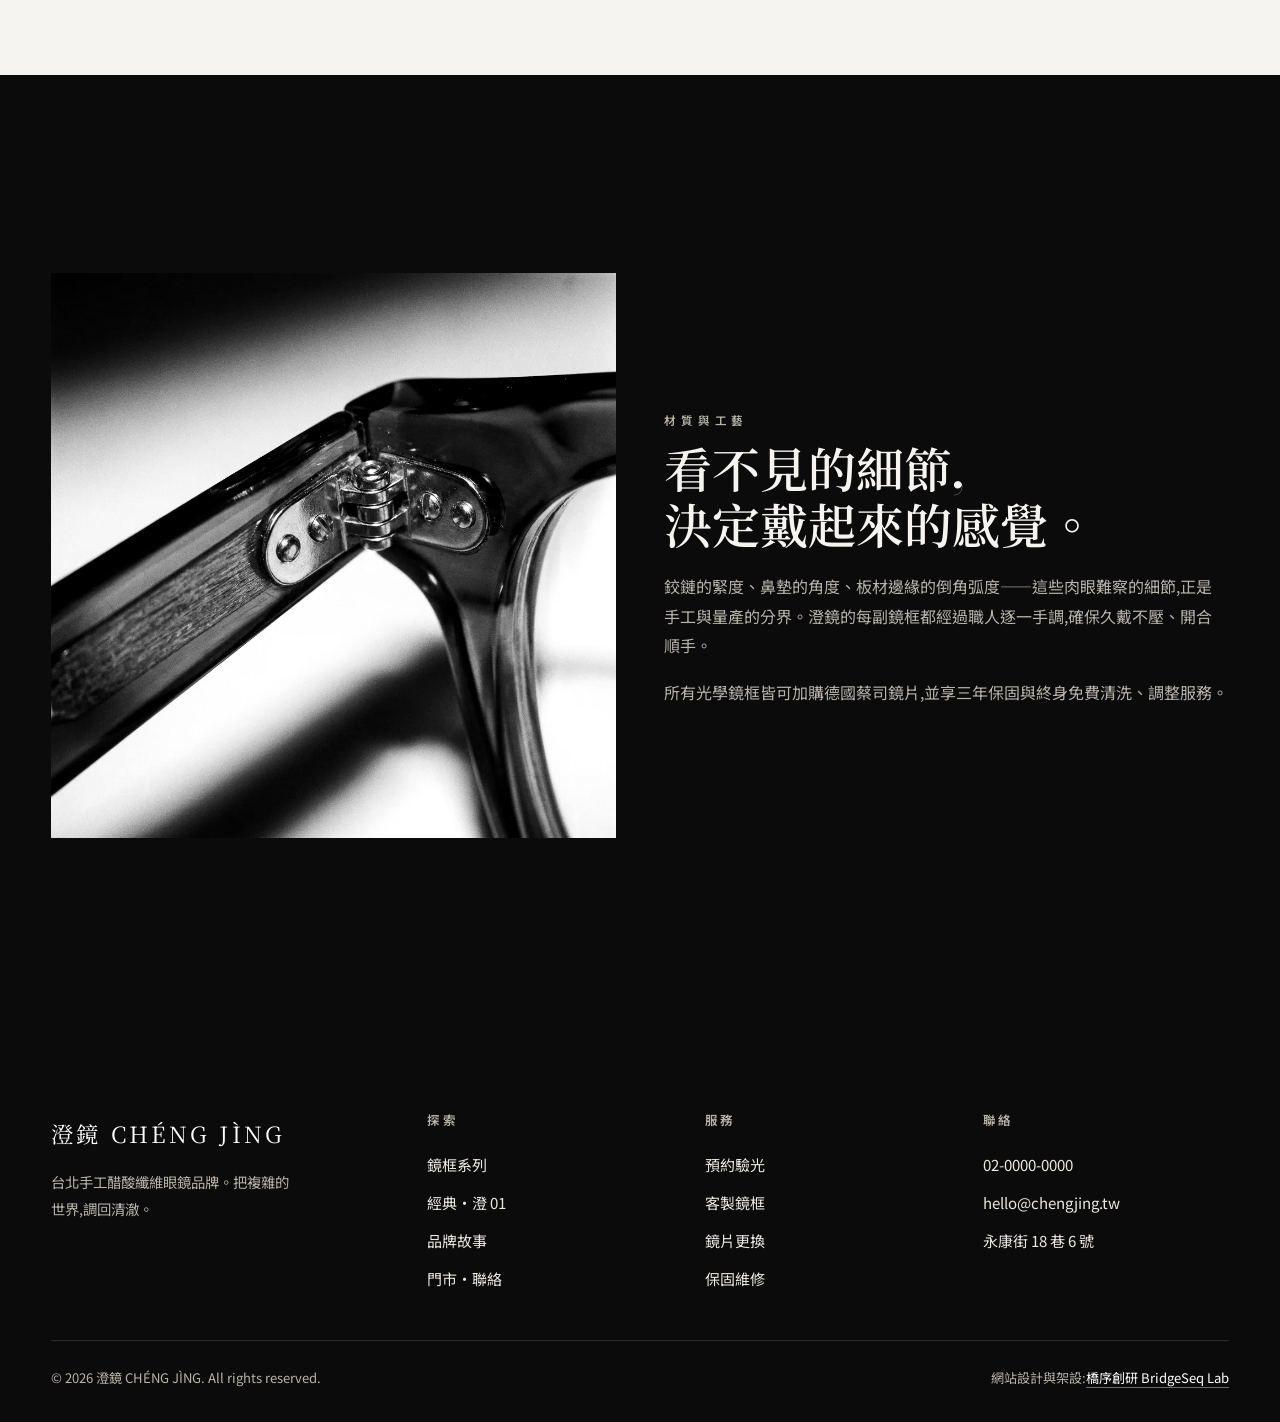
<file: collection.html>
<!DOCTYPE html>
<html lang="zh-Hant">
<head>
<meta charset="UTF-8">
<meta name="viewport" content="width=device-width, initial-scale=1">
<title>鏡框系列｜光學眼鏡・墨鏡・客製鏡框 — 澄鏡 CHÉNG JÌNG</title>
<meta name="description" content="澄鏡 CHÉNG JÌNG 鏡框系列:澄 01 方框、圓 02 圓框光學眼鏡與蝕 03 角框墨鏡,皆以義大利板材手工削製。亦提供客製鏡框服務,依臉型與需求量身打造專屬眼鏡。">
<meta name="keywords" content="光學眼鏡,墨鏡,板材鏡框,手工眼鏡系列,客製眼鏡,方框眼鏡,圓框眼鏡,澄鏡">
<link rel="canonical" href="https://izzo24.github.io/chengjing-eyewear/collection.html">
<meta property="og:type" content="website">
<meta property="og:locale" content="zh_TW">
<meta property="og:site_name" content="澄鏡 CHÉNG JÌNG">
<meta property="og:title" content="鏡框系列｜光學眼鏡・墨鏡・客製鏡框 — 澄鏡 CHÉNG JÌNG">
<meta property="og:description" content="方框、圓框光學眼鏡與角框墨鏡,義大利板材手工削製。亦提供客製鏡框服務。">
<meta property="og:url" content="https://izzo24.github.io/chengjing-eyewear/collection.html">
<meta property="og:image" content="https://izzo24.github.io/chengjing-eyewear/images/frame-flat.webp">
<meta name="twitter:card" content="summary_large_image">
<link rel="icon" href="./favicon.svg" type="image/svg+xml">
<link rel="preconnect" href="https://fonts.googleapis.com">
<link rel="preconnect" href="https://fonts.gstatic.com" crossorigin>
<link href="https://fonts.googleapis.com/css2?family=Bodoni+Moda:opsz,wght@6..96,400;6..96,500;6..96,600&family=Hanken+Grotesk:wght@400;500;600&family=Noto+Sans+TC:wght@400;500;600&family=Noto+Serif+TC:wght@500;600&display=swap" rel="stylesheet">
<link rel="stylesheet" href="./assets/style.css">
<script type="application/ld+json">
{"@context":"https://schema.org","@graph":[
{"@type":"BreadcrumbList","itemListElement":[
{"@type":"ListItem","position":1,"name":"首頁","item":"https://izzo24.github.io/chengjing-eyewear/"},
{"@type":"ListItem","position":2,"name":"鏡框系列","item":"https://izzo24.github.io/chengjing-eyewear/collection.html"}]},
{"@type":"CollectionPage","name":"鏡框系列","url":"https://izzo24.github.io/chengjing-eyewear/collection.html","inLanguage":"zh-Hant","about":"手工醋酸纖維光學眼鏡與墨鏡","mainEntity":{
"@type":"ItemList","itemListElement":[
{"@type":"ListItem","position":1,"item":{"@type":"Product","name":"澄 01 方框光學眼鏡","image":"https://izzo24.github.io/chengjing-eyewear/images/frame-flat.webp","offers":{"@type":"Offer","price":"8800","priceCurrency":"TWD","availability":"https://schema.org/InStock"}}},
{"@type":"ListItem","position":2,"item":{"@type":"Product","name":"圓 02 圓框光學眼鏡","image":"https://izzo24.github.io/chengjing-eyewear/images/frame-round.webp","offers":{"@type":"Offer","price":"8200","priceCurrency":"TWD","availability":"https://schema.org/InStock"}}},
{"@type":"ListItem","position":3,"item":{"@type":"Product","name":"蝕 03 角框墨鏡","image":"https://izzo24.github.io/chengjing-eyewear/images/frame-sun.webp","offers":{"@type":"Offer","price":"9600","priceCurrency":"TWD","availability":"https://schema.org/InStock"}}}
]}}
]}
</script>
</head>
<body>
<header class="site-head">
  <div class="head-inner">
    <a class="brand" href="./index.html" aria-label="澄鏡 CHÉNG JÌNG 首頁">
      <svg width="44" height="20" viewBox="0 0 64 26" fill="none" aria-hidden="true"><circle cx="14" cy="14" r="10.5" stroke="currentColor" stroke-width="2"/><circle cx="46" cy="14" r="10.5" stroke="currentColor" stroke-width="2"/><path d="M24.5 13.2c2.2-2 6.8-2 9 0" stroke="currentColor" stroke-width="2" stroke-linecap="round"/><path d="M3.6 10 .6 6.4M56.4 10l3-3.6" stroke="currentColor" stroke-width="2" stroke-linecap="round"/></svg>
      <span class="word">澄鏡<small>CHÉNG JÌNG</small></span>
    </a>
    <div class="head-right">
      <nav class="nav" aria-label="主導覽">
      <a href="./index.html">首頁</a>
      <a href="./collection.html" aria-current="page">鏡框系列</a>
      <a href="./product.html">經典・澄 01</a>
      <a href="./about.html">品牌故事</a>
      <a href="./contact.html">門市・聯絡</a>
    </nav>
    <div class="head-tools">
      <a class="icon-btn member-link" href="./member.html" aria-label="會員中心"><svg viewBox="0 0 24 24" fill="none" aria-hidden="true"><circle cx="12" cy="8" r="4" stroke="currentColor" stroke-width="1.8"/><path d="M4 20c0-4 3.6-6 8-6s8 2 8 6" stroke="currentColor" stroke-width="1.8" stroke-linecap="round"/></svg></a>
      <button class="burger" aria-label="開啟選單" aria-expanded="false" aria-controls="mnav"><span></span></button>
    </div>
    </div>
  </div>
</header>
<nav class="mnav" id="mnav" aria-label="行動選單">
  <a href="./index.html">首頁</a><a href="./collection.html">鏡框系列</a><a href="./product.html">經典・澄 01</a><a href="./about.html">品牌故事</a><a href="./contact.html">門市・聯絡</a>
<a href="./member.html">會員中心</a></nav>

<main>
  <nav class="wrap crumb" aria-label="麵包屑"><a href="./index.html">首頁</a> ／ 鏡框系列</nav>
  <section style="padding-top:1.6rem">
    <div class="wrap">
      <div class="sec-head rev">
        <div>
          <span class="eyebrow">Collection</span>
          <h1 class="serif">鏡框系列<span class="tc">每一副,都是一件可佩戴的作品</span></h1>
        </div>
        <p class="muted" style="max-width:34ch;margin:0">我們相信少即是多。澄鏡只保留真正經得起時間的款式,以黑白為骨,讓你專注於最重要的事——看見。</p>
      </div>

      <div class="filters rev" role="group" aria-label="鏡框分類篩選">
        <button class="chip" data-filter="all" aria-pressed="true">全部</button>
        <button class="chip" data-filter="optical" aria-pressed="false">光學眼鏡</button>
        <button class="chip" data-filter="sun" aria-pressed="false">墨鏡</button>
        <button class="chip" data-filter="bespoke" aria-pressed="false">客製鏡框</button>
      </div>

      <div class="pgrid rev">
        <a class="card" href="./product.html" data-cat="optical">
          <div class="ph"><img src="./images/frame-flat.webp" alt="澄 01 經典方框光學眼鏡黑白產品照" loading="lazy" width="928" height="1152"></div>
          <div class="body"><span class="tag">Optical</span><span class="nm">澄 01 <small>CHÉNG ONE</small></span><span class="desc">俐落方框,中性百搭的日常經典,適合多數臉型。</span><span class="price">NT$ 8,800<span class="go">查看細節</span></span></div>
        </a>
        <a class="card" href="./product.html" data-cat="optical">
          <div class="ph"><img src="./images/frame-round.webp" alt="圓 02 纖細圓框光學眼鏡黑白產品照" loading="lazy" width="1024" height="1024"></div>
          <div class="body"><span class="tag">Optical</span><span class="nm">圓 02 <small>YUÁN TWO</small></span><span class="desc">纖細圓框,文藝溫和的輪廓,柔化方正臉型。</span><span class="price">NT$ 8,200<span class="go">查看細節</span></span></div>
        </a>
        <a class="card" href="./product.html" data-cat="sun">
          <div class="ph"><img src="./images/frame-sun.webp" alt="蝕 03 大膽角框墨鏡黑白產品照" loading="lazy" width="1024" height="1024"></div>
          <div class="body"><span class="tag">Sunglasses</span><span class="nm">蝕 03 <small>SHÍ THREE</small></span><span class="desc">大膽角框墨鏡,搭載偏光鏡片,光影之間的態度。</span><span class="price">NT$ 9,600<span class="go">查看細節</span></span></div>
        </a>
        <a class="card" href="./contact.html" data-cat="bespoke">
          <div class="ph"><img src="./images/craft.webp" alt="職人手工削製客製鏡框工作桌黑白照" loading="lazy" width="1200" height="896"></div>
          <div class="body"><span class="tag">Bespoke</span><span class="nm">客製鏡框 <small>MADE TO ORDER</small></span><span class="desc">依臉型、膚色與用途量身打造,從板材到刻字皆可指定。</span><span class="price">NT$ 12,000 起<span class="go">預約諮詢</span></span></div>
        </a>
      </div>
    </div>
  </section>

  <section class="band">
    <div class="wrap editorial">
      <figure><img src="./images/detail.webp" alt="眼鏡鉸鏈與板材邊緣手工倒角細節黑白特寫" loading="lazy" width="1024" height="1024" style="aspect-ratio:1/1"></figure>
      <div>
        <span class="eyebrow" style="color:var(--grey-2)">材質與工藝</span>
        <h2 class="serif" style="color:var(--paper);font-size:clamp(1.8rem,4.5vw,3rem);margin:.6rem 0 1rem">看不見的細節,<br>決定戴起來的感覺。</h2>
        <p style="color:var(--grey-2)">鉸鏈的緊度、鼻墊的角度、板材邊緣的倒角弧度——這些肉眼難察的細節,正是手工與量產的分界。澄鏡的每副鏡框都經過職人逐一手調,確保久戴不壓、開合順手。</p>
        <p style="color:var(--grey-2);margin:0">所有光學鏡框皆可加購德國蔡司鏡片,並享三年保固與終身免費清洗、調整服務。</p>
      </div>
    </div>
  </section>
</main>

<footer class="site-foot">
  <div class="wrap">
    <div class="foot-top">
      <div class="foot-brand"><span class="word">澄鏡 CHÉNG JÌNG</span><p>台北手工醋酸纖維眼鏡品牌。把複雜的世界,調回清澈。</p></div>
      <div><h4>探索</h4><a href="./collection.html">鏡框系列</a><a href="./product.html">經典・澄 01</a><a href="./about.html">品牌故事</a><a href="./contact.html">門市・聯絡</a></div>
      <div><h4>服務</h4><a href="./contact.html">預約驗光</a><a href="./about.html">客製鏡框</a><a href="./contact.html">鏡片更換</a><a href="./contact.html">保固維修</a></div>
      <div><h4>聯絡</h4><a href="tel:+886200000000">02-0000-0000</a><a href="mailto:hello@chengjing.tw">hello@chengjing.tw</a><a href="./contact.html">永康街 18 巷 6 號</a></div>
    </div>
    <div class="foot-bottom">
      <span>© <span id="yr">2026</span> 澄鏡 CHÉNG JÌNG. All rights reserved.</span>
      <span>網站設計與架設:<a href="https://bridgeseqlab.com" target="_blank" rel="noopener">橋序創研 BridgeSeq Lab</a></span>
    </div>
  </div>
</footer>
<button id="toTop" aria-label="回到頂端"><svg viewBox="0 0 24 24" fill="none" aria-hidden="true"><path d="M12 19V5M5 12l7-7 7 7" stroke="currentColor" stroke-width="2" stroke-linecap="round" stroke-linejoin="round"/></svg></button>
<script src="./assets/main.js"></script>
</body>
</html>
</file>
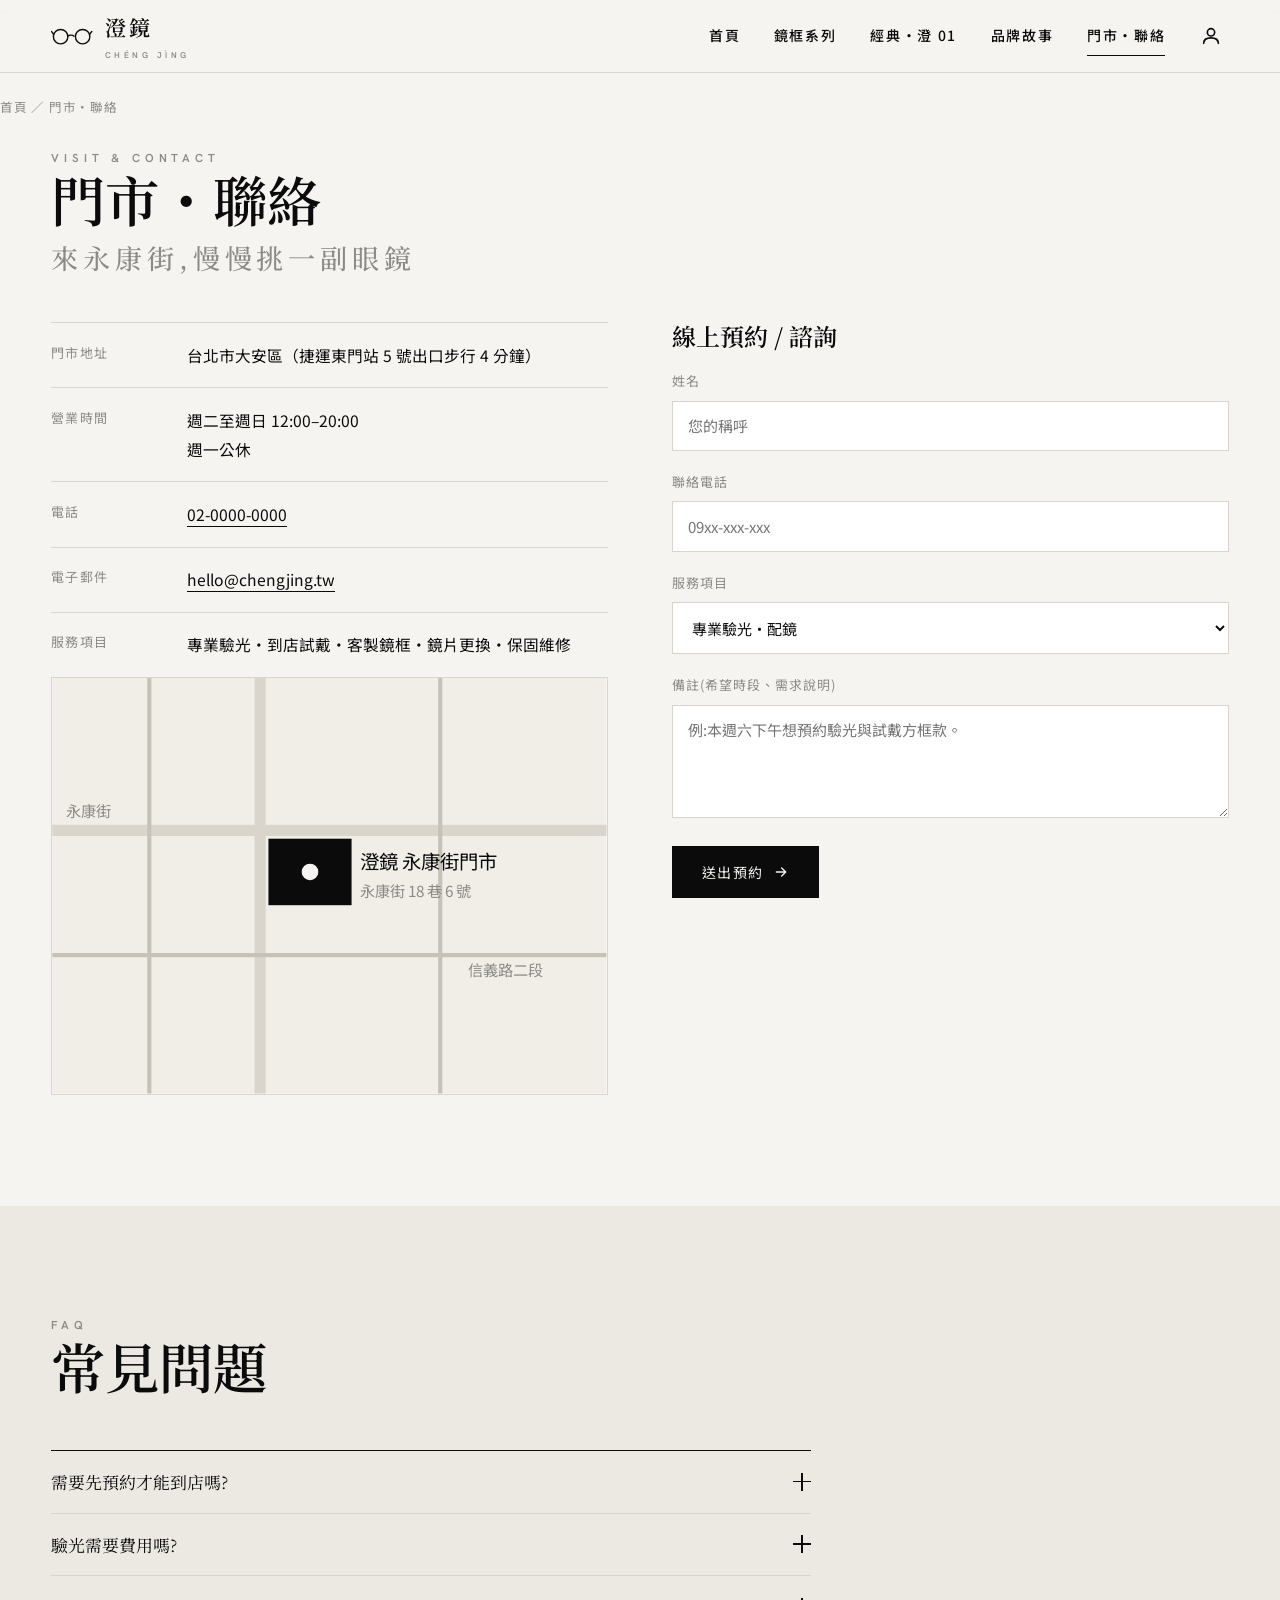
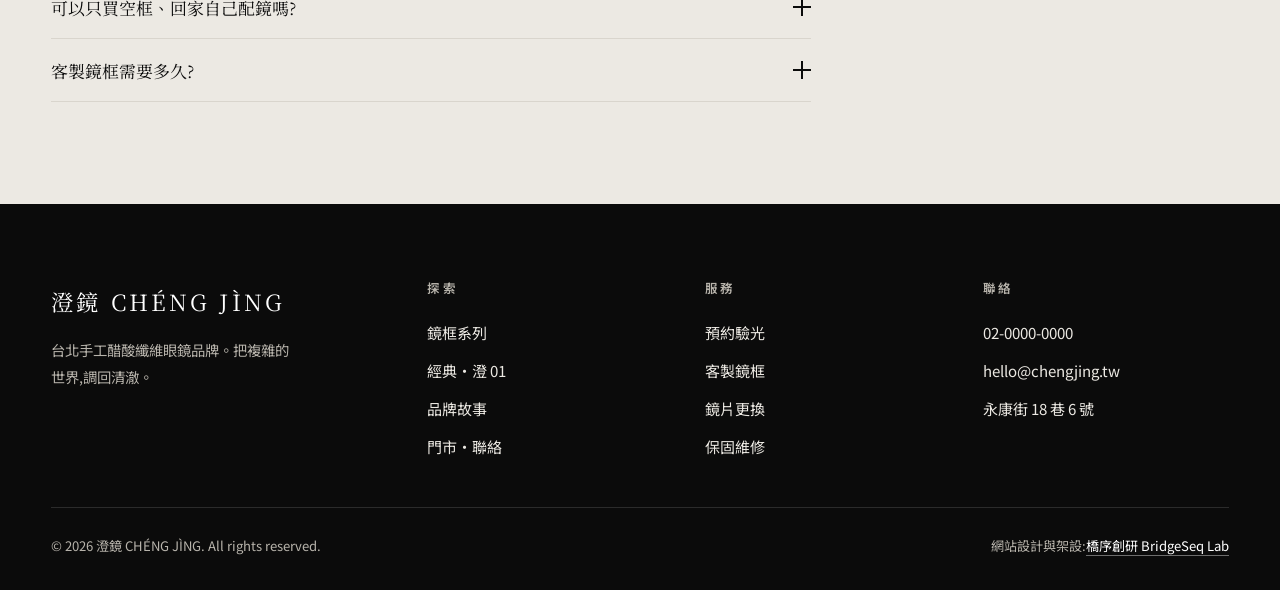
<file: contact.html>
<!DOCTYPE html>
<html lang="zh-Hant">
<head>
<meta charset="UTF-8">
<meta name="viewport" content="width=device-width, initial-scale=1">
<title>門市・聯絡｜預約驗光與到店試戴 — 澄鏡 CHÉNG JÌNG</title>
<meta name="description" content="澄鏡 CHÉNG JÌNG 永康街門市資訊與預約。台北市大安區,週二至週日 12:00–20:00。線上預約專業驗光與到店試戴,或洽詢客製鏡框、鏡片更換與保固維修服務。">
<meta name="keywords" content="澄鏡門市,眼鏡預約,台北驗光,永康街眼鏡,到店試戴,客製眼鏡諮詢,眼鏡聯絡">
<link rel="canonical" href="https://izzo24.github.io/chengjing-eyewear/contact.html">
<meta property="og:type" content="website">
<meta property="og:locale" content="zh_TW">
<meta property="og:site_name" content="澄鏡 CHÉNG JÌNG">
<meta property="og:title" content="門市・聯絡｜預約驗光與到店試戴 — 澄鏡 CHÉNG JÌNG">
<meta property="og:description" content="永康街門市,週二至週日營業。線上預約專業驗光、到店試戴與客製鏡框諮詢。">
<meta property="og:url" content="https://izzo24.github.io/chengjing-eyewear/contact.html">
<meta property="og:image" content="https://izzo24.github.io/chengjing-eyewear/images/store.webp">
<meta name="twitter:card" content="summary_large_image">
<link rel="icon" href="./favicon.svg" type="image/svg+xml">
<link rel="preconnect" href="https://fonts.googleapis.com">
<link rel="preconnect" href="https://fonts.gstatic.com" crossorigin>
<link href="https://fonts.googleapis.com/css2?family=Bodoni+Moda:opsz,wght@6..96,400;6..96,500;6..96,600&family=Hanken+Grotesk:wght@400;500;600&family=Noto+Sans+TC:wght@400;500;600&family=Noto+Serif+TC:wght@500;600&display=swap" rel="stylesheet">
<link rel="stylesheet" href="./assets/style.css">
<script type="application/ld+json">
{"@context":"https://schema.org","@graph":[
{"@type":"BreadcrumbList","itemListElement":[
{"@type":"ListItem","position":1,"name":"首頁","item":"https://izzo24.github.io/chengjing-eyewear/"},
{"@type":"ListItem","position":2,"name":"門市・聯絡","item":"https://izzo24.github.io/chengjing-eyewear/contact.html"}]},
{"@type":"ContactPage","name":"門市・聯絡 — 澄鏡 CHÉNG JÌNG","url":"https://izzo24.github.io/chengjing-eyewear/contact.html","inLanguage":"zh-Hant"},
{"@type":"LocalBusiness","name":"澄鏡 CHÉNG JÌNG","image":"https://izzo24.github.io/chengjing-eyewear/images/store.webp","address":{"@type":"PostalAddress","streetAddress":"示範展示用","addressLocality":"台北市","postalCode":"106","addressCountry":"TW"},"telephone":"+886-2-0000-0000","email":"hello@chengjing.tw","url":"https://izzo24.github.io/chengjing-eyewear/","priceRange":"NT$3,200–NT$12,000","openingHoursSpecification":[{"@type":"OpeningHoursSpecification","dayOfWeek":["Tuesday","Wednesday","Thursday","Friday","Saturday","Sunday"],"opens":"12:00","closes":"20:00"}]},
{"@type":"FAQPage","mainEntity":[
{"@type":"Question","name":"需要先預約才能到店嗎?","acceptedAnswer":{"@type":"Answer","text":"歡迎直接到店,但驗光與客製諮詢建議線上預約,以確保有專人為您服務、減少等候。"}},
{"@type":"Question","name":"驗光需要費用嗎?","acceptedAnswer":{"@type":"Answer","text":"於門市配鏡者,專業視光檢測免費;單純驗光開立度數另計,可於現場洽詢。"}},
{"@type":"Question","name":"可以只買空框、回家自己配鏡嗎?","acceptedAnswer":{"@type":"Answer","text":"可以。所有光學鏡框皆可單購空框;若於本店加購德國蔡司鏡片,可享鍍膜與抗藍光升級。"}},
{"@type":"Question","name":"客製鏡框需要多久?","acceptedAnswer":{"@type":"Answer","text":"客製款自確認設計起,工期約 7 至 10 個工作天,完成後將通知您到店取件或安排宅配。"}}
]}
]}
</script>
</head>
<body>
<header class="site-head">
  <div class="head-inner">
    <a class="brand" href="./index.html" aria-label="澄鏡 CHÉNG JÌNG 首頁">
      <svg width="44" height="20" viewBox="0 0 64 26" fill="none" aria-hidden="true"><circle cx="14" cy="14" r="10.5" stroke="currentColor" stroke-width="2"/><circle cx="46" cy="14" r="10.5" stroke="currentColor" stroke-width="2"/><path d="M24.5 13.2c2.2-2 6.8-2 9 0" stroke="currentColor" stroke-width="2" stroke-linecap="round"/><path d="M3.6 10 .6 6.4M56.4 10l3-3.6" stroke="currentColor" stroke-width="2" stroke-linecap="round"/></svg>
      <span class="word">澄鏡<small>CHÉNG JÌNG</small></span>
    </a>
    <div class="head-right">
      <nav class="nav" aria-label="主導覽">
      <a href="./index.html">首頁</a><a href="./collection.html">鏡框系列</a><a href="./product.html">經典・澄 01</a><a href="./about.html">品牌故事</a><a href="./contact.html" aria-current="page">門市・聯絡</a>
    </nav>
    <div class="head-tools">
      <a class="icon-btn member-link" href="./member.html" aria-label="會員中心"><svg viewBox="0 0 24 24" fill="none" aria-hidden="true"><circle cx="12" cy="8" r="4" stroke="currentColor" stroke-width="1.8"/><path d="M4 20c0-4 3.6-6 8-6s8 2 8 6" stroke="currentColor" stroke-width="1.8" stroke-linecap="round"/></svg></a>
      <button class="burger" aria-label="開啟選單" aria-expanded="false" aria-controls="mnav"><span></span></button>
    </div>
    </div>
  </div>
</header>
<nav class="mnav" id="mnav" aria-label="行動選單">
  <a href="./index.html">首頁</a><a href="./collection.html">鏡框系列</a><a href="./product.html">經典・澄 01</a><a href="./about.html">品牌故事</a><a href="./contact.html">門市・聯絡</a>
<a href="./member.html">會員中心</a></nav>

<main>
  <nav class="wrap crumb" aria-label="麵包屑"><a href="./index.html">首頁</a> ／ 門市・聯絡</nav>
  <section style="padding-top:1.4rem">
    <div class="wrap">
      <div class="sec-head rev"><div><span class="eyebrow">Visit & Contact</span><h1 class="serif">門市・聯絡<span class="tc">來永康街,慢慢挑一副眼鏡</span></h1></div></div>
      <div class="contact-grid">
        <div class="rev">
          <ul class="info-list">
            <li><span class="k">門市地址</span><span class="v">台北市大安區（捷運東門站 5 號出口步行 4 分鐘）</span></li>
            <li><span class="k">營業時間</span><span class="v">週二至週日 12:00–20:00<br>週一公休</span></li>
            <li><span class="k">電話</span><span class="v"><a href="tel:+886200000000" style="border-bottom:1px solid var(--ink)">02-0000-0000</a></span></li>
            <li><span class="k">電子郵件</span><span class="v"><a href="mailto:hello@chengjing.tw" style="border-bottom:1px solid var(--ink)">hello@chengjing.tw</a></span></li>
            <li><span class="k">服務項目</span><span class="v">專業驗光・到店試戴・客製鏡框・鏡片更換・保固維修</span></li>
          </ul>
          <svg class="map" viewBox="0 0 400 300" role="img" aria-label="澄鏡門市位置示意圖:永康街 18 巷">
            <rect width="400" height="300" fill="#f1eee8"/>
            <g stroke="#d9d5cd" stroke-width="8"><path d="M0 110h400"/><path d="M150 0v300"/></g>
            <g stroke="#c7c2b8" stroke-width="3"><path d="M0 200h400"/><path d="M70 0v300"/><path d="M280 0v300"/></g>
            <rect x="156" y="116" width="60" height="48" fill="#0b0b0b"/>
            <circle cx="186" cy="140" r="6" fill="#f6f4f0"/>
            <text x="222" y="138" font-family="'Noto Sans TC',sans-serif" font-size="14" fill="#0b0b0b">澄鏡 永康街門市</text>
            <text x="222" y="158" font-family="'Noto Sans TC',sans-serif" font-size="11" fill="#8c8a86">永康街 18 巷 6 號</text>
            <text x="10" y="100" font-family="'Noto Sans TC',sans-serif" font-size="11" fill="#8c8a86">永康街</text>
            <text x="300" y="215" font-family="'Noto Sans TC',sans-serif" font-size="11" fill="#8c8a86">信義路二段</text>
          </svg>
        </div>

        <div class="rev" id="book">
          <h3 class="tc-serif" style="font-size:1.5rem;margin-bottom:1.2rem">線上預約 / 諮詢</h3>
          <form data-toast="已收到您的預約,我們將於營業時間內與您確認時段。">
            <div class="fld"><label for="nm">姓名</label><input id="nm" name="nm" type="text" required autocomplete="name" placeholder="您的稱呼"></div>
            <div class="fld"><label for="ph">聯絡電話</label><input id="ph" name="ph" type="tel" required autocomplete="tel" placeholder="09xx-xxx-xxx"></div>
            <div class="fld"><label for="sv">服務項目</label>
              <select id="sv" name="sv">
                <option>專業驗光・配鏡</option>
                <option>到店試戴</option>
                <option>客製鏡框諮詢</option>
                <option>鏡片更換</option>
                <option>保固維修</option>
              </select>
            </div>
            <div class="fld"><label for="ms">備註(希望時段、需求說明)</label><textarea id="ms" name="ms" rows="4" placeholder="例:本週六下午想預約驗光與試戴方框款。"></textarea></div>
            <button class="btn" type="submit">送出預約<svg class="ar" viewBox="0 0 24 24" fill="none" aria-hidden="true"><path d="M5 12h14M13 6l6 6-6 6" stroke="currentColor" stroke-width="2" stroke-linecap="round" stroke-linejoin="round"/></svg></button>
          </form>
        </div>
      </div>
    </div>
  </section>

  <section style="background:var(--paper-2)">
    <div class="wrap">
      <div class="sec-head rev"><div><span class="eyebrow">FAQ</span><h2 class="serif">常見問題</h2></div></div>
      <div class="acc rev" style="max-width:760px">
        <div class="a-item"><button class="a-h" aria-expanded="false">需要先預約才能到店嗎?<span class="pm"></span></button><div class="a-b"><p>歡迎直接到店,但驗光與客製諮詢建議線上預約,以確保有專人為您服務、減少等候時間。</p></div></div>
        <div class="a-item"><button class="a-h" aria-expanded="false">驗光需要費用嗎?<span class="pm"></span></button><div class="a-b"><p>於門市配鏡者,專業視光檢測免費;單純驗光開立度數則另計,可於現場洽詢。</p></div></div>
        <div class="a-item"><button class="a-h" aria-expanded="false">可以只買空框、回家自己配鏡嗎?<span class="pm"></span></button><div class="a-b"><p>可以。所有光學鏡框皆可單購空框;若於本店加購德國蔡司鏡片,可享鍍膜與抗藍光升級。</p></div></div>
        <div class="a-item"><button class="a-h" aria-expanded="false">客製鏡框需要多久?<span class="pm"></span></button><div class="a-b"><p>客製款自確認設計起,工期約 7 至 10 個工作天,完成後將通知您到店取件或安排宅配。</p></div></div>
      </div>
    </div>
  </section>
</main>

<footer class="site-foot">
  <div class="wrap">
    <div class="foot-top">
      <div class="foot-brand"><span class="word">澄鏡 CHÉNG JÌNG</span><p>台北手工醋酸纖維眼鏡品牌。把複雜的世界,調回清澈。</p></div>
      <div><h4>探索</h4><a href="./collection.html">鏡框系列</a><a href="./product.html">經典・澄 01</a><a href="./about.html">品牌故事</a><a href="./contact.html">門市・聯絡</a></div>
      <div><h4>服務</h4><a href="#book">預約驗光</a><a href="./about.html">客製鏡框</a><a href="#book">鏡片更換</a><a href="#book">保固維修</a></div>
      <div><h4>聯絡</h4><a href="tel:+886200000000">02-0000-0000</a><a href="mailto:hello@chengjing.tw">hello@chengjing.tw</a><a href="./contact.html">永康街 18 巷 6 號</a></div>
    </div>
    <div class="foot-bottom">
      <span>© <span id="yr">2026</span> 澄鏡 CHÉNG JÌNG. All rights reserved.</span>
      <span>網站設計與架設:<a href="https://bridgeseqlab.com" target="_blank" rel="noopener">橋序創研 BridgeSeq Lab</a></span>
    </div>
  </div>
</footer>
<button id="toTop" aria-label="回到頂端"><svg viewBox="0 0 24 24" fill="none" aria-hidden="true"><path d="M12 19V5M5 12l7-7 7 7" stroke="currentColor" stroke-width="2" stroke-linecap="round" stroke-linejoin="round"/></svg></button>
<div class="toast" id="toast" role="status" aria-live="polite"></div>
<script src="./assets/main.js"></script>
</body>
</html>
</file>
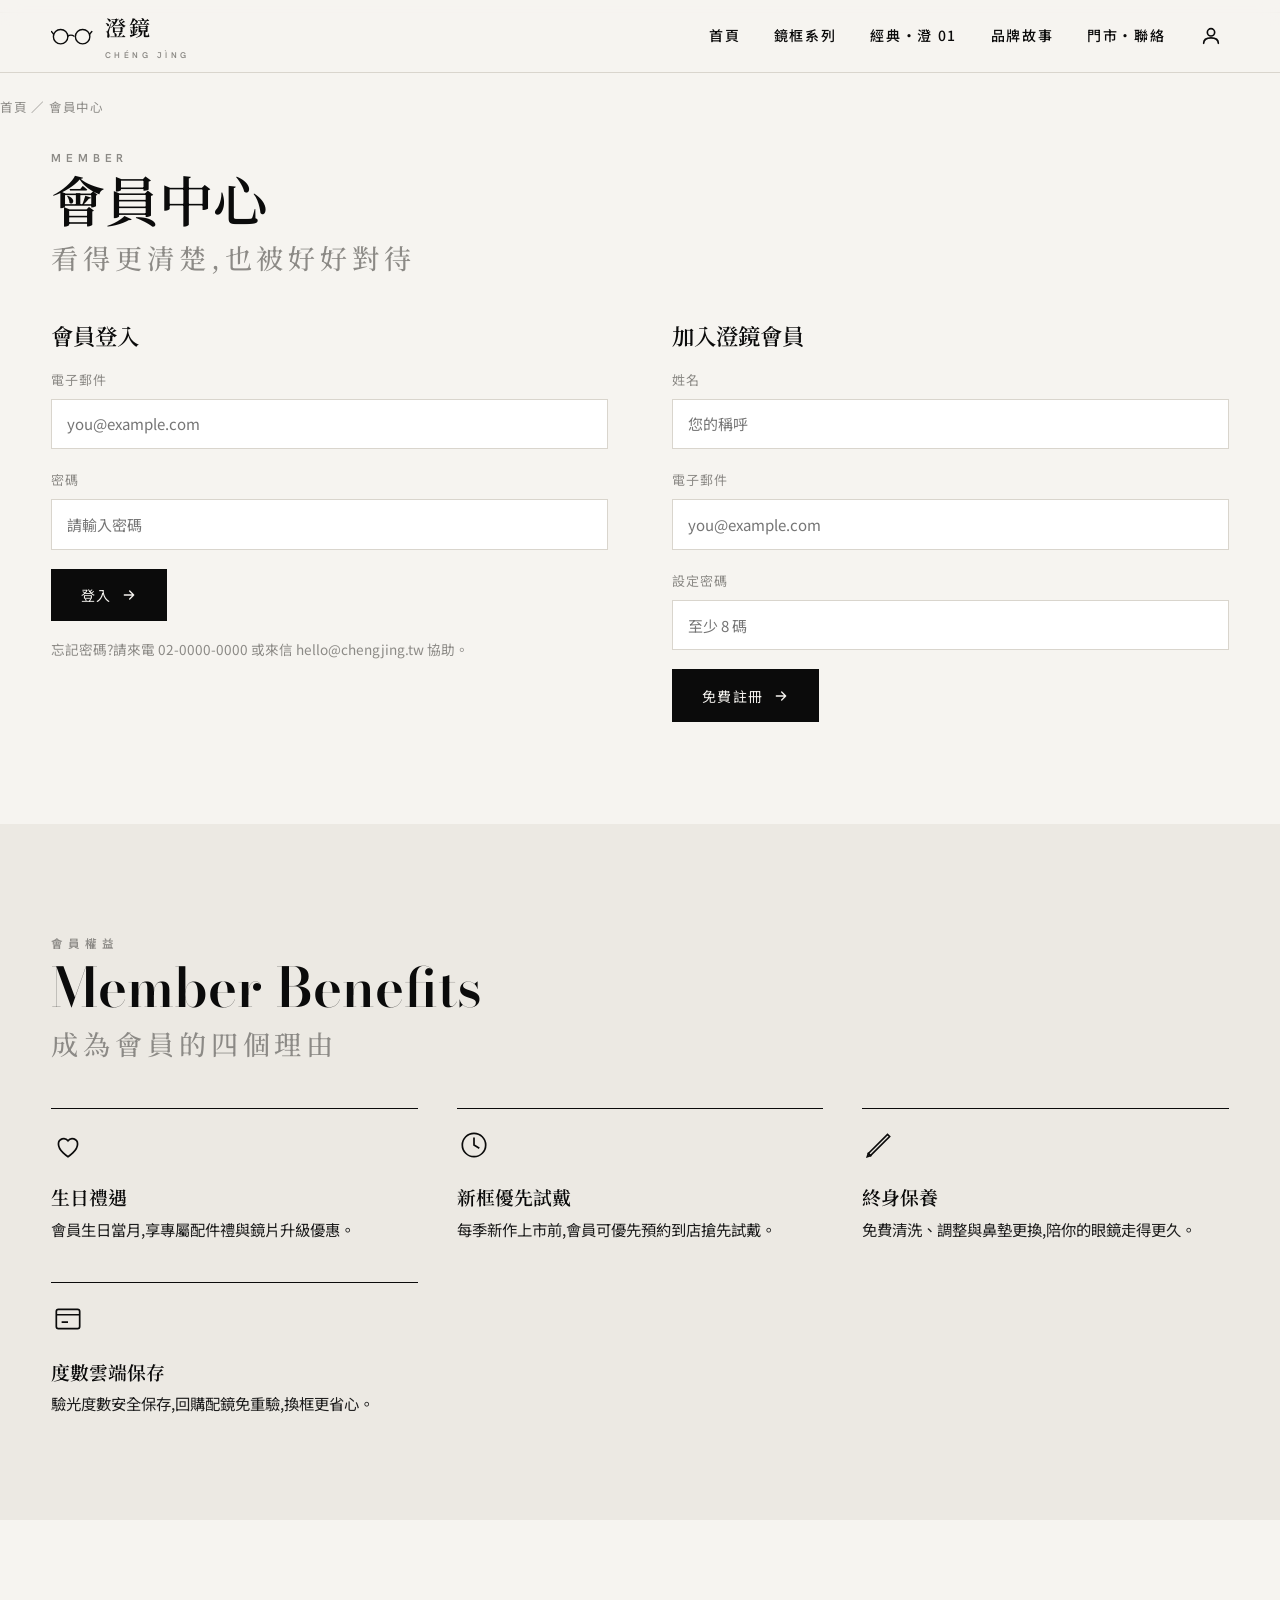
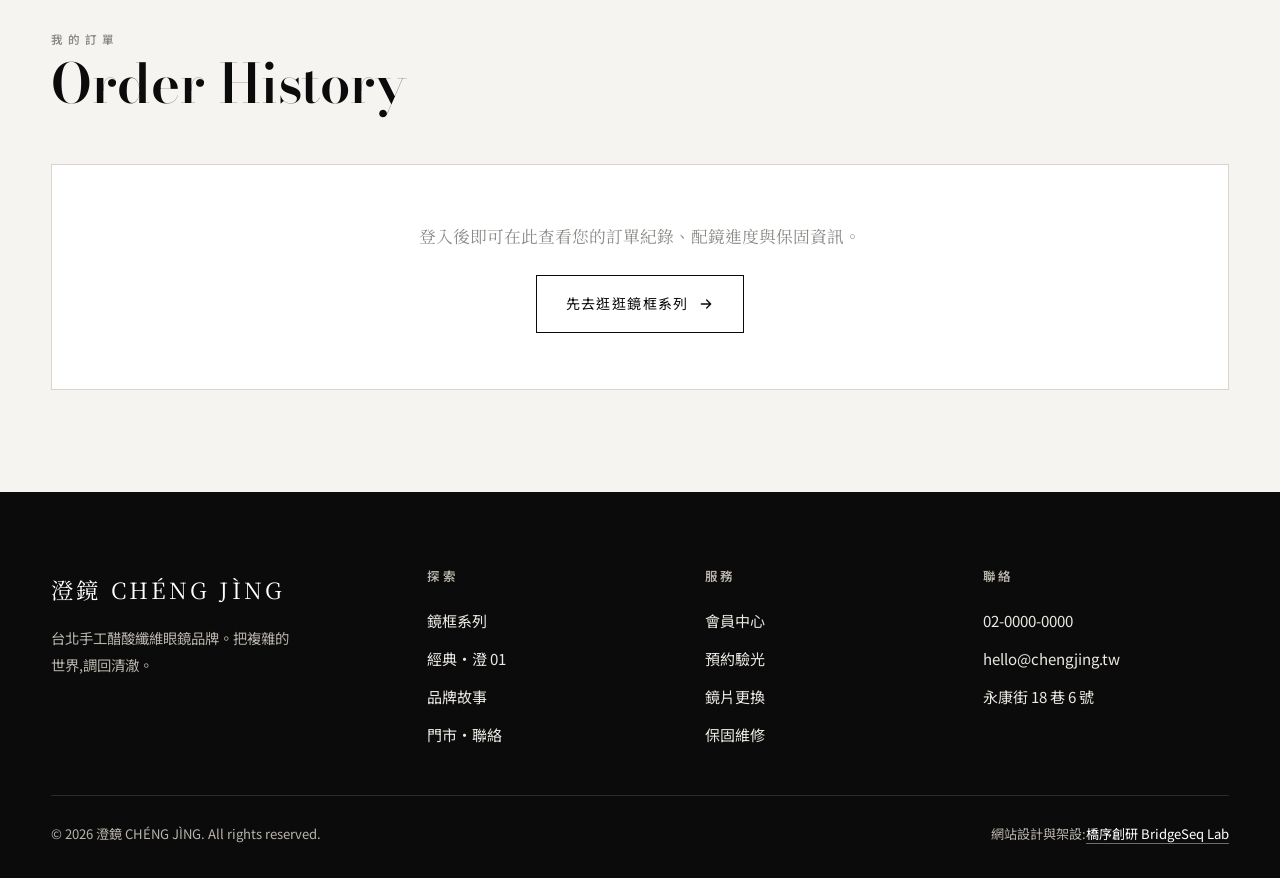
<file: member.html>
<!DOCTYPE html>
<html lang="zh-Hant">
<head>
<meta charset="UTF-8">
<meta name="viewport" content="width=device-width, initial-scale=1">
<title>會員中心｜登入・註冊與訂單查詢 — 澄鏡 CHÉNG JÌNG</title>
<meta name="description" content="澄鏡 CHÉNG JÌNG 會員中心:登入或註冊澄鏡會員,享生日禮、新框優先試戴、終身免費清洗調整與訂單查詢。管理您的個人資料、配鏡度數與購買紀錄。">
<meta name="keywords" content="澄鏡會員,會員中心,登入,註冊,訂單查詢,眼鏡會員,會員權益">
<link rel="canonical" href="https://izzo24.github.io/chengjing-eyewear/member.html">
<meta property="og:type" content="website">
<meta property="og:locale" content="zh_TW">
<meta property="og:site_name" content="澄鏡 CHÉNG JÌNG">
<meta property="og:title" content="會員中心｜登入・註冊與訂單查詢 — 澄鏡 CHÉNG JÌNG">
<meta property="og:description" content="登入或註冊澄鏡會員,享生日禮、新框優先試戴、終身免費清洗調整與訂單查詢。">
<meta property="og:url" content="https://izzo24.github.io/chengjing-eyewear/member.html">
<meta property="og:image" content="https://izzo24.github.io/chengjing-eyewear/images/store.webp">
<meta name="twitter:card" content="summary_large_image">
<link rel="icon" href="./favicon.svg" type="image/svg+xml">
<link rel="preconnect" href="https://fonts.googleapis.com">
<link rel="preconnect" href="https://fonts.gstatic.com" crossorigin>
<link href="https://fonts.googleapis.com/css2?family=Bodoni+Moda:opsz,wght@6..96,400;6..96,500;6..96,600&family=Hanken+Grotesk:wght@400;500;600&family=Noto+Sans+TC:wght@400;500;600&family=Noto+Serif+TC:wght@500;600&display=swap" rel="stylesheet">
<link rel="stylesheet" href="./assets/style.css">
<script type="application/ld+json">
{"@context":"https://schema.org","@graph":[
{"@type":"BreadcrumbList","itemListElement":[
{"@type":"ListItem","position":1,"name":"首頁","item":"https://izzo24.github.io/chengjing-eyewear/"},
{"@type":"ListItem","position":2,"name":"會員中心","item":"https://izzo24.github.io/chengjing-eyewear/member.html"}]},
{"@type":"WebPage","name":"會員中心 — 澄鏡 CHÉNG JÌNG","url":"https://izzo24.github.io/chengjing-eyewear/member.html","inLanguage":"zh-Hant","description":"澄鏡會員登入、註冊與訂單查詢。"}
]}
</script>
</head>
<body>
<header class="site-head">
  <div class="head-inner">
    <a class="brand" href="./index.html" aria-label="澄鏡 CHÉNG JÌNG 首頁">
      <svg width="44" height="20" viewBox="0 0 64 26" fill="none" aria-hidden="true"><circle cx="14" cy="14" r="10.5" stroke="currentColor" stroke-width="2"/><circle cx="46" cy="14" r="10.5" stroke="currentColor" stroke-width="2"/><path d="M24.5 13.2c2.2-2 6.8-2 9 0" stroke="currentColor" stroke-width="2" stroke-linecap="round"/><path d="M3.6 10 .6 6.4M56.4 10l3-3.6" stroke="currentColor" stroke-width="2" stroke-linecap="round"/></svg>
      <span class="word">澄鏡<small>CHÉNG JÌNG</small></span>
    </a>
    <div class="head-right">
      <nav class="nav" aria-label="主導覽">
      <a href="./index.html">首頁</a><a href="./collection.html">鏡框系列</a><a href="./product.html">經典・澄 01</a><a href="./about.html">品牌故事</a><a href="./contact.html">門市・聯絡</a>
    </nav>
    <div class="head-tools">
      <a class="icon-btn member-link" href="./member.html" aria-label="會員中心" aria-current="page"><svg viewBox="0 0 24 24" fill="none" aria-hidden="true"><circle cx="12" cy="8" r="4" stroke="currentColor" stroke-width="1.8"/><path d="M4 20c0-4 3.6-6 8-6s8 2 8 6" stroke="currentColor" stroke-width="1.8" stroke-linecap="round"/></svg></a>
      <button class="burger" aria-label="開啟選單" aria-expanded="false" aria-controls="mnav"><span></span></button>
    </div>
    </div>
  </div>
</header>
<nav class="mnav" id="mnav" aria-label="行動選單">
  <a href="./index.html">首頁</a><a href="./collection.html">鏡框系列</a><a href="./product.html">經典・澄 01</a><a href="./about.html">品牌故事</a><a href="./contact.html">門市・聯絡</a><a href="./member.html">會員中心</a>
</nav>

<main>
  <nav class="wrap crumb" aria-label="麵包屑"><a href="./index.html">首頁</a> ／ 會員中心</nav>
  <section style="padding-top:1.4rem">
    <div class="wrap">
      <div class="sec-head rev"><div><span class="eyebrow">Member</span><h1 class="serif">會員中心<span class="tc">看得更清楚,也被好好對待</span></h1></div></div>

      <div class="contact-grid">
        <div class="rev">
          <h2 class="tc-serif" style="font-size:1.4rem;margin-bottom:1.2rem">會員登入</h2>
          <form data-toast="登入示意:此為預覽展示站,尚未串接會員系統。">
            <div class="fld"><label for="le">電子郵件</label><input id="le" name="le" type="email" required autocomplete="email" placeholder="you@example.com"></div>
            <div class="fld"><label for="lp">密碼</label><input id="lp" name="lp" type="password" required autocomplete="current-password" placeholder="請輸入密碼"></div>
            <button class="btn" type="submit">登入<svg class="ar" viewBox="0 0 24 24" fill="none" aria-hidden="true"><path d="M5 12h14M13 6l6 6-6 6" stroke="currentColor" stroke-width="2" stroke-linecap="round" stroke-linejoin="round"/></svg></button>
            <p class="muted" style="font-size:.85rem;margin-top:1rem">忘記密碼?請來電 02-0000-0000 或來信 hello@chengjing.tw 協助。</p>
          </form>
        </div>
        <div class="rev">
          <h2 class="tc-serif" style="font-size:1.4rem;margin-bottom:1.2rem">加入澄鏡會員</h2>
          <form data-toast="註冊示意:此為預覽展示站,尚未串接會員系統。">
            <div class="fld"><label for="rn">姓名</label><input id="rn" name="rn" type="text" required autocomplete="name" placeholder="您的稱呼"></div>
            <div class="fld"><label for="re">電子郵件</label><input id="re" name="re" type="email" required autocomplete="email" placeholder="you@example.com"></div>
            <div class="fld"><label for="rp">設定密碼</label><input id="rp" name="rp" type="password" required autocomplete="new-password" placeholder="至少 8 碼"></div>
            <button class="btn" type="submit">免費註冊<svg class="ar" viewBox="0 0 24 24" fill="none" aria-hidden="true"><path d="M5 12h14M13 6l6 6-6 6" stroke="currentColor" stroke-width="2" stroke-linecap="round" stroke-linejoin="round"/></svg></button>
          </form>
        </div>
      </div>
    </div>
  </section>

  <section style="background:var(--paper-2)">
    <div class="wrap">
      <div class="sec-head rev"><div><span class="eyebrow">會員權益</span><h2 class="serif">Member Benefits<span class="tc">成為會員的四個理由</span></h2></div></div>
      <div class="feat rev">
        <div class="item">
          <svg class="ic" viewBox="0 0 32 32" fill="none" stroke="currentColor" stroke-width="1.6" aria-hidden="true"><path d="M16 27s-9-5.5-9-12a5 5 0 0 1 9-3 5 5 0 0 1 9 3c0 6.5-9 12-9 12z"/></svg>
          <h3>生日禮遇</h3>
          <p>會員生日當月,享專屬配件禮與鏡片升級優惠。</p>
        </div>
        <div class="item">
          <svg class="ic" viewBox="0 0 32 32" fill="none" stroke="currentColor" stroke-width="1.6" aria-hidden="true"><circle cx="16" cy="16" r="11"/><path d="M16 9v7l5 3"/></svg>
          <h3>新框優先試戴</h3>
          <p>每季新作上市前,會員可優先預約到店搶先試戴。</p>
        </div>
        <div class="item">
          <svg class="ic" viewBox="0 0 32 32" fill="none" stroke="currentColor" stroke-width="1.6" aria-hidden="true"><path d="M6 24 24 6l2 2L8 26z"/><path d="M5 27l3-1-2-2z"/></svg>
          <h3>終身保養</h3>
          <p>免費清洗、調整與鼻墊更換,陪你的眼鏡走得更久。</p>
        </div>
        <div class="item">
          <svg class="ic" viewBox="0 0 32 32" fill="none" stroke="currentColor" stroke-width="1.6" aria-hidden="true"><rect x="5" y="7" width="22" height="18" rx="2"/><path d="M5 12h22M10 19h6"/></svg>
          <h3>度數雲端保存</h3>
          <p>驗光度數安全保存,回購配鏡免重驗,換框更省心。</p>
        </div>
      </div>
    </div>
  </section>

  <section>
    <div class="wrap">
      <div class="sec-head rev"><div><span class="eyebrow">我的訂單</span><h2 class="serif">Order History</h2></div></div>
      <div class="rev" style="border:1px solid var(--line);background:var(--white);padding:clamp(2rem,5vw,3.5rem);text-align:center">
        <p class="muted" style="font-family:var(--serif-tc);font-size:1.05rem;margin-bottom:1.4rem">登入後即可在此查看您的訂單紀錄、配鏡進度與保固資訊。</p>
        <a class="btn-ghost btn" href="./collection.html">先去逛逛鏡框系列<svg class="ar" viewBox="0 0 24 24" fill="none" aria-hidden="true"><path d="M5 12h14M13 6l6 6-6 6" stroke="currentColor" stroke-width="2" stroke-linecap="round" stroke-linejoin="round"/></svg></a>
      </div>
    </div>
  </section>
</main>

<footer class="site-foot">
  <div class="wrap">
    <div class="foot-top">
      <div class="foot-brand"><span class="word">澄鏡 CHÉNG JÌNG</span><p>台北手工醋酸纖維眼鏡品牌。把複雜的世界,調回清澈。</p></div>
      <div><h4>探索</h4><a href="./collection.html">鏡框系列</a><a href="./product.html">經典・澄 01</a><a href="./about.html">品牌故事</a><a href="./contact.html">門市・聯絡</a></div>
      <div><h4>服務</h4><a href="./member.html">會員中心</a><a href="./contact.html">預約驗光</a><a href="./contact.html">鏡片更換</a><a href="./contact.html">保固維修</a></div>
      <div><h4>聯絡</h4><a href="tel:+886200000000">02-0000-0000</a><a href="mailto:hello@chengjing.tw">hello@chengjing.tw</a><a href="./contact.html">永康街 18 巷 6 號</a></div>
    </div>
    <div class="foot-bottom">
      <span>© <span id="yr">2026</span> 澄鏡 CHÉNG JÌNG. All rights reserved.</span>
      <span>網站設計與架設:<a href="https://bridgeseqlab.com" target="_blank" rel="noopener">橋序創研 BridgeSeq Lab</a></span>
    </div>
  </div>
</footer>
<button id="toTop" aria-label="回到頂端"><svg viewBox="0 0 24 24" fill="none" aria-hidden="true"><path d="M12 19V5M5 12l7-7 7 7" stroke="currentColor" stroke-width="2" stroke-linecap="round" stroke-linejoin="round"/></svg></button>
<div class="toast" id="toast" role="status" aria-live="polite"></div>
<script src="./assets/main.js"></script>
</body>
</html>
</file>
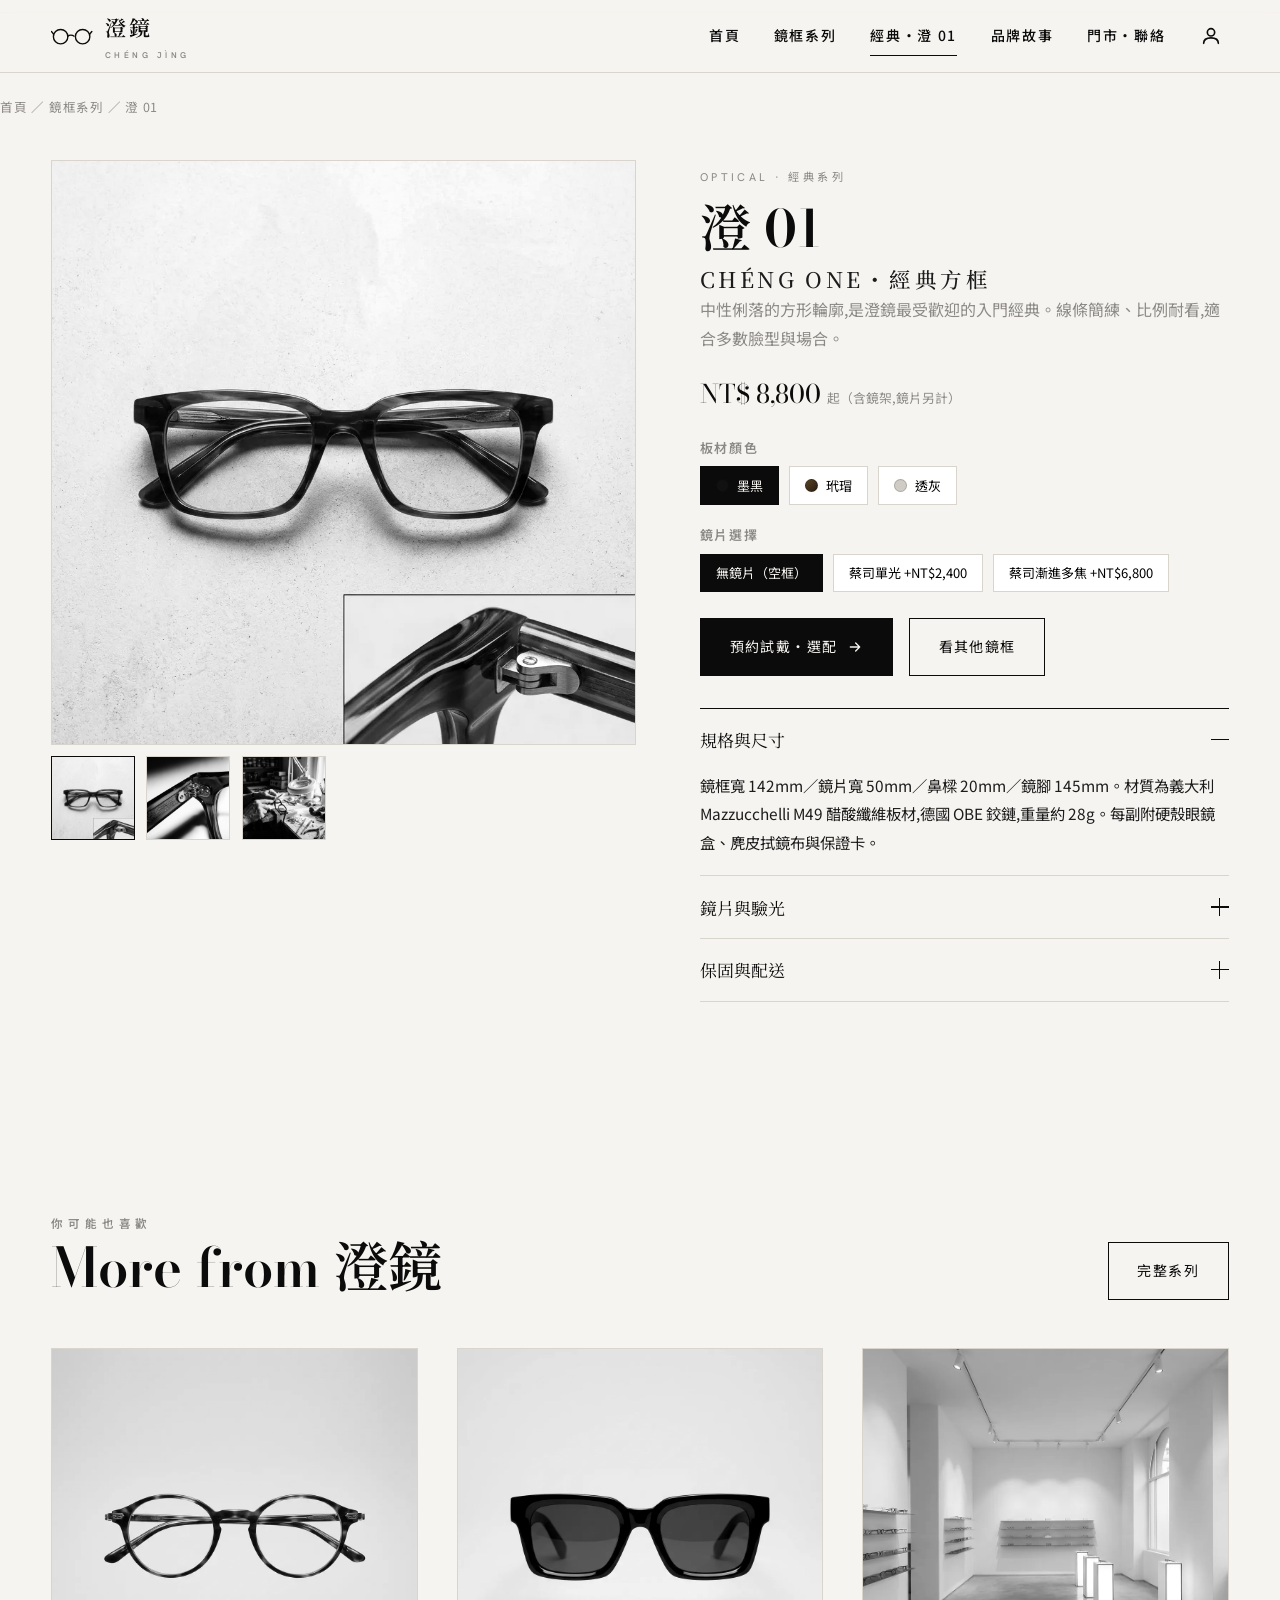
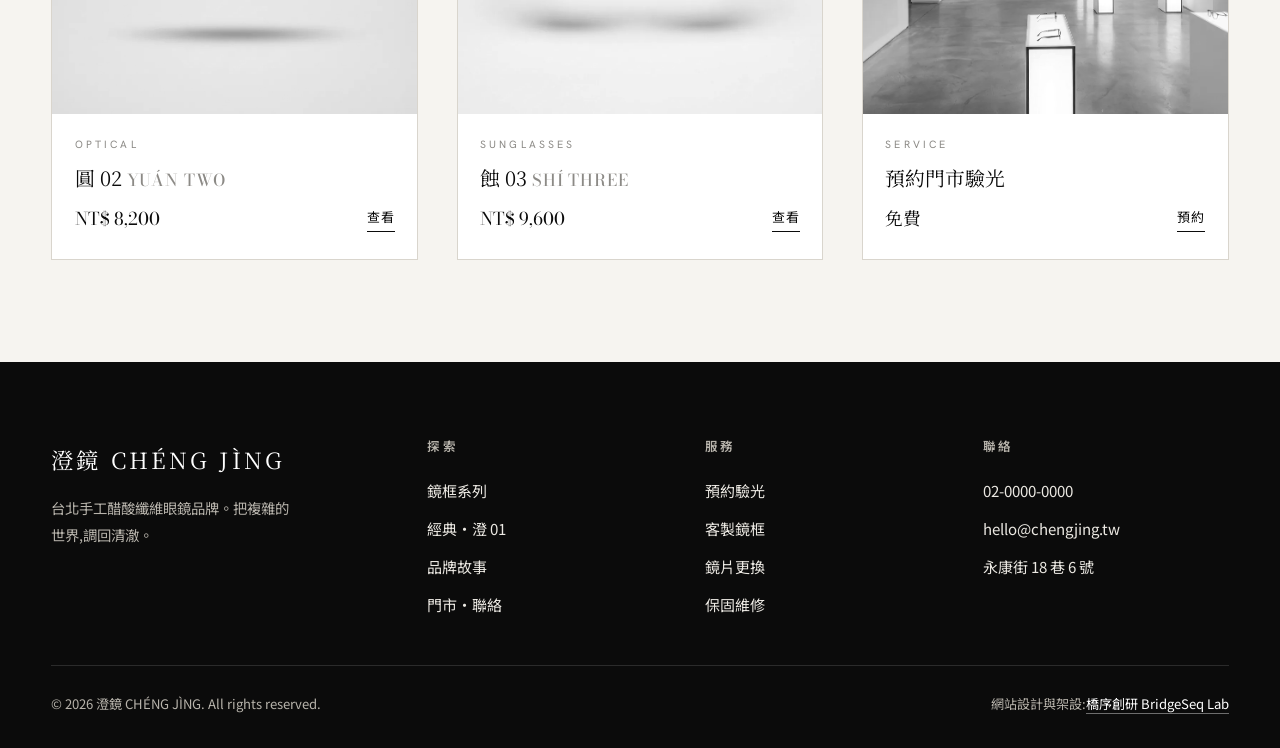
<file: product.html>
<!DOCTYPE html>
<html lang="zh-Hant">
<head>
<meta charset="UTF-8">
<meta name="viewport" content="width=device-width, initial-scale=1">
<title>澄 01 經典方框光學眼鏡｜手工醋酸纖維 — 澄鏡 CHÉNG JÌNG</title>
<meta name="description" content="澄 01 CHÉNG ONE 是澄鏡的經典方框光學眼鏡,以義大利 Mazzucchelli 板材手工削製,中性百搭、適合多數臉型。可選墨黑、玳瑁與透灰三色,加購德國蔡司鏡片,享三年保固。售價 NT$8,800 起。">
<meta name="keywords" content="澄01,方框光學眼鏡,醋酸纖維眼鏡,手工眼鏡,蔡司鏡片,板材眼鏡,台北眼鏡,澄鏡">
<link rel="canonical" href="https://izzo24.github.io/chengjing-eyewear/product.html">
<meta property="og:type" content="product">
<meta property="og:locale" content="zh_TW">
<meta property="og:site_name" content="澄鏡 CHÉNG JÌNG">
<meta property="og:title" content="澄 01 經典方框光學眼鏡｜手工醋酸纖維 — 澄鏡 CHÉNG JÌNG">
<meta property="og:description" content="義大利板材手工削製的經典方框光學眼鏡,中性百搭。三色可選,可加購蔡司鏡片,享三年保固。">
<meta property="og:url" content="https://izzo24.github.io/chengjing-eyewear/product.html">
<meta property="og:image" content="https://izzo24.github.io/chengjing-eyewear/images/frame-flat.webp">
<meta name="twitter:card" content="summary_large_image">
<link rel="icon" href="./favicon.svg" type="image/svg+xml">
<link rel="preconnect" href="https://fonts.googleapis.com">
<link rel="preconnect" href="https://fonts.gstatic.com" crossorigin>
<link href="https://fonts.googleapis.com/css2?family=Bodoni+Moda:opsz,wght@6..96,400;6..96,500;6..96,600&family=Hanken+Grotesk:wght@400;500;600&family=Noto+Sans+TC:wght@400;500;600&family=Noto+Serif+TC:wght@500;600&display=swap" rel="stylesheet">
<link rel="stylesheet" href="./assets/style.css">
<script type="application/ld+json">
{"@context":"https://schema.org","@graph":[
{"@type":"BreadcrumbList","itemListElement":[
{"@type":"ListItem","position":1,"name":"首頁","item":"https://izzo24.github.io/chengjing-eyewear/"},
{"@type":"ListItem","position":2,"name":"鏡框系列","item":"https://izzo24.github.io/chengjing-eyewear/collection.html"},
{"@type":"ListItem","position":3,"name":"澄 01 經典方框光學眼鏡","item":"https://izzo24.github.io/chengjing-eyewear/product.html"}]},
{"@type":"Product","name":"澄 01 經典方框光學眼鏡","image":["https://izzo24.github.io/chengjing-eyewear/images/frame-flat.webp","https://izzo24.github.io/chengjing-eyewear/images/detail.webp"],"description":"以義大利 Mazzucchelli 板材手工削製的經典方框光學眼鏡,中性百搭,適合多數臉型。","brand":{"@type":"Brand","name":"澄鏡 CHÉNG JÌNG"},"material":"義大利醋酸纖維板材","sku":"CJ-CHENG-01","offers":{"@type":"Offer","price":"8800","priceCurrency":"TWD","availability":"https://schema.org/InStock","url":"https://izzo24.github.io/chengjing-eyewear/product.html","priceValidUntil":"2026-12-31"},"aggregateRating":{"@type":"AggregateRating","ratingValue":"4.9","reviewCount":"126"}}
]}
</script>
</head>
<body>
<header class="site-head">
  <div class="head-inner">
    <a class="brand" href="./index.html" aria-label="澄鏡 CHÉNG JÌNG 首頁">
      <svg width="44" height="20" viewBox="0 0 64 26" fill="none" aria-hidden="true"><circle cx="14" cy="14" r="10.5" stroke="currentColor" stroke-width="2"/><circle cx="46" cy="14" r="10.5" stroke="currentColor" stroke-width="2"/><path d="M24.5 13.2c2.2-2 6.8-2 9 0" stroke="currentColor" stroke-width="2" stroke-linecap="round"/><path d="M3.6 10 .6 6.4M56.4 10l3-3.6" stroke="currentColor" stroke-width="2" stroke-linecap="round"/></svg>
      <span class="word">澄鏡<small>CHÉNG JÌNG</small></span>
    </a>
    <div class="head-right">
      <nav class="nav" aria-label="主導覽">
      <a href="./index.html">首頁</a><a href="./collection.html">鏡框系列</a><a href="./product.html" aria-current="page">經典・澄 01</a><a href="./about.html">品牌故事</a><a href="./contact.html">門市・聯絡</a>
    </nav>
    <div class="head-tools">
      <a class="icon-btn member-link" href="./member.html" aria-label="會員中心"><svg viewBox="0 0 24 24" fill="none" aria-hidden="true"><circle cx="12" cy="8" r="4" stroke="currentColor" stroke-width="1.8"/><path d="M4 20c0-4 3.6-6 8-6s8 2 8 6" stroke="currentColor" stroke-width="1.8" stroke-linecap="round"/></svg></a>
      <button class="burger" aria-label="開啟選單" aria-expanded="false" aria-controls="mnav"><span></span></button>
    </div>
    </div>
  </div>
</header>
<nav class="mnav" id="mnav" aria-label="行動選單">
  <a href="./index.html">首頁</a><a href="./collection.html">鏡框系列</a><a href="./product.html">經典・澄 01</a><a href="./about.html">品牌故事</a><a href="./contact.html">門市・聯絡</a>
<a href="./member.html">會員中心</a></nav>

<main>
  <nav class="wrap crumb" aria-label="麵包屑"><a href="./index.html">首頁</a> ／ <a href="./collection.html">鏡框系列</a> ／ 澄 01</nav>
  <section style="padding-top:1rem">
    <div class="wrap pdp">
      <div class="gallery rev">
        <div class="main"><img id="pdpMain" src="./images/frame-flat.webp" alt="澄 01 經典方框光學眼鏡正面黑白產品照" width="928" height="1152"></div>
        <div class="thumbs" role="group" aria-label="商品圖片">
          <button data-src="./images/frame-flat.webp" aria-current="true" aria-label="正面"><img src="./images/frame-flat.webp" alt="澄 01 正面"></button>
          <button data-src="./images/detail.webp" aria-current="false" aria-label="鉸鏈細節"><img src="./images/detail.webp" alt="澄 01 鉸鏈與倒角細節"></button>
          <button data-src="./images/craft.webp" aria-current="false" aria-label="工藝製程"><img src="./images/craft.webp" alt="澄 01 手工削製製程"></button>
        </div>
      </div>
      <div class="pinfo rev">
        <span class="tag">Optical · 經典系列</span>
        <h1 class="serif">澄 01<span class="tc">CHÉNG ONE・經典方框</span></h1>
        <p class="muted" style="margin:.2rem 0 0">中性俐落的方形輪廓,是澄鏡最受歡迎的入門經典。線條簡練、比例耐看,適合多數臉型與場合。</p>
        <div class="pp serif">NT$ 8,800 <span style="font-size:.8rem;color:var(--grey);font-family:var(--sans-tc)">起（含鏡架,鏡片另計）</span></div>

        <div class="opt" data-swatch-group>
          <h4>板材顏色</h4>
          <div class="swatches">
            <button class="swatch" aria-pressed="true"><span class="dot" style="background:#111"></span>墨黑</button>
            <button class="swatch" aria-pressed="false"><span class="dot" style="background:linear-gradient(135deg,#5a4326,#2b1d0f)"></span>玳瑁</button>
            <button class="swatch" aria-pressed="false"><span class="dot" style="background:#cfccc6"></span>透灰</button>
          </div>
        </div>
        <div class="opt" data-swatch-group>
          <h4>鏡片選擇</h4>
          <div class="swatches">
            <button class="swatch" aria-pressed="true">無鏡片（空框）</button>
            <button class="swatch" aria-pressed="false">蔡司單光 +NT$2,400</button>
            <button class="swatch" aria-pressed="false">蔡司漸進多焦 +NT$6,800</button>
          </div>
        </div>

        <div style="display:flex;gap:1rem;flex-wrap:wrap;margin-top:1.6rem">
          <a class="btn" href="./contact.html">預約試戴・選配<svg class="ar" viewBox="0 0 24 24" fill="none" aria-hidden="true"><path d="M5 12h14M13 6l6 6-6 6" stroke="currentColor" stroke-width="2" stroke-linecap="round" stroke-linejoin="round"/></svg></a>
          <a class="btn-ghost btn" href="./collection.html">看其他鏡框</a>
        </div>

        <div class="acc">
          <div class="a-item"><button class="a-h" aria-expanded="true">規格與尺寸<span class="pm"></span></button><div class="a-b" style="max-height:none"><p>鏡框寬 142mm／鏡片寬 50mm／鼻樑 20mm／鏡腳 145mm。材質為義大利 Mazzucchelli M49 醋酸纖維板材,德國 OBE 鉸鏈,重量約 28g。每副附硬殼眼鏡盒、麂皮拭鏡布與保證卡。</p></div></div>
          <div class="a-item"><button class="a-h" aria-expanded="false">鏡片與驗光<span class="pm"></span></button><div class="a-b"><p>建議至門市進行專業視光檢測後選配。空框可外帶自行配鏡;於本店加購德國蔡司鏡片可享鍍膜與抗藍光升級。漸進多焦另提供 14 天適應保證。</p></div></div>
          <div class="a-item"><button class="a-h" aria-expanded="false">保固與配送<span class="pm"></span></button><div class="a-b"><p>鏡架享三年保固,涵蓋鉸鏈與板材瑕疵;另享終身免費清洗、調整與鼻墊更換。線上下訂者於 3–5 個工作天內以宅配寄出,滿 NT$3,000 免運;客製款工期約 7–10 天。</p></div></div>
        </div>
      </div>
    </div>
  </section>

  <section>
    <div class="wrap">
      <div class="sec-head rev"><div><span class="eyebrow">你可能也喜歡</span><h2 class="serif">More from 澄鏡</h2></div><a class="btn-ghost btn" href="./collection.html">完整系列</a></div>
      <div class="pgrid rev">
        <a class="card" href="./collection.html"><div class="ph"><img src="./images/frame-round.webp" alt="圓 02 圓框光學眼鏡黑白產品照" loading="lazy" width="1024" height="1024"></div><div class="body"><span class="tag">Optical</span><span class="nm">圓 02 <small>YUÁN TWO</small></span><span class="price">NT$ 8,200<span class="go">查看</span></span></div></a>
        <a class="card" href="./collection.html"><div class="ph"><img src="./images/frame-sun.webp" alt="蝕 03 角框墨鏡黑白產品照" loading="lazy" width="1024" height="1024"></div><div class="body"><span class="tag">Sunglasses</span><span class="nm">蝕 03 <small>SHÍ THREE</small></span><span class="price">NT$ 9,600<span class="go">查看</span></span></div></a>
        <a class="card" href="./contact.html"><div class="ph"><img src="./images/store.webp" alt="澄鏡藝廊式門市內部黑白空間照" loading="lazy" width="1264" height="848"></div><div class="body"><span class="tag">Service</span><span class="nm">預約門市驗光</span><span class="price">免費<span class="go">預約</span></span></div></a>
      </div>
    </div>
  </section>
</main>

<footer class="site-foot">
  <div class="wrap">
    <div class="foot-top">
      <div class="foot-brand"><span class="word">澄鏡 CHÉNG JÌNG</span><p>台北手工醋酸纖維眼鏡品牌。把複雜的世界,調回清澈。</p></div>
      <div><h4>探索</h4><a href="./collection.html">鏡框系列</a><a href="./product.html">經典・澄 01</a><a href="./about.html">品牌故事</a><a href="./contact.html">門市・聯絡</a></div>
      <div><h4>服務</h4><a href="./contact.html">預約驗光</a><a href="./about.html">客製鏡框</a><a href="./contact.html">鏡片更換</a><a href="./contact.html">保固維修</a></div>
      <div><h4>聯絡</h4><a href="tel:+886200000000">02-0000-0000</a><a href="mailto:hello@chengjing.tw">hello@chengjing.tw</a><a href="./contact.html">永康街 18 巷 6 號</a></div>
    </div>
    <div class="foot-bottom">
      <span>© <span id="yr">2026</span> 澄鏡 CHÉNG JÌNG. All rights reserved.</span>
      <span>網站設計與架設:<a href="https://bridgeseqlab.com" target="_blank" rel="noopener">橋序創研 BridgeSeq Lab</a></span>
    </div>
  </div>
</footer>
<button id="toTop" aria-label="回到頂端"><svg viewBox="0 0 24 24" fill="none" aria-hidden="true"><path d="M12 19V5M5 12l7-7 7 7" stroke="currentColor" stroke-width="2" stroke-linecap="round" stroke-linejoin="round"/></svg></button>
<script src="./assets/main.js"></script>
</body>
</html>
</file>
<file: assets/style.css>
/* 澄鏡 CHÉNG JÌNG — 高對比黑白藝廊編輯風格 monochrome gallery editorial */
:root{
  --ink:#0b0b0b;
  --ink-soft:#1c1c1c;
  --paper:#f6f4f0;
  --paper-2:#ece9e3;
  --white:#ffffff;
  --grey:#8c8a86;
  --grey-2:#b7b3ab;
  --line:#d9d5cd;
  --line-strong:#0b0b0b;
  --maxw:1280px;
  --gut:clamp(1.1rem,4vw,3.5rem);
  --serif:"Bodoni Moda","Noto Serif TC",Georgia,serif;
  --serif-tc:"Noto Serif TC",serif;
  --sans:"Hanken Grotesk","Noto Sans TC",system-ui,sans-serif;
  --sans-tc:"Noto Sans TC",system-ui,sans-serif;
  --ease:cubic-bezier(.22,.61,.36,1);
}
*{box-sizing:border-box}
html{scroll-behavior:smooth}
body{
  margin:0;background:var(--paper);color:var(--ink);
  font-family:var(--sans-tc);font-size:16px;line-height:1.85;
  -webkit-font-smoothing:antialiased;overflow-x:hidden;
}
img{max-width:100%;height:auto;display:block}
a{color:inherit;text-decoration:none}
h1,h2,h3,h4{margin:0;font-weight:600;line-height:1.18;text-wrap:balance}
p{margin:0 0 1.1em;text-wrap:pretty}
.wrap{max-width:var(--maxw);margin:0 auto;padding:0 var(--gut)}
.serif{font-family:var(--serif)}
.tc-serif{font-family:var(--serif-tc)}
.eyebrow{font-family:var(--sans);font-size:.72rem;letter-spacing:.42em;text-transform:uppercase;color:var(--grey);font-weight:600}
.center{text-align:center}
.sr-only{position:absolute;width:1px;height:1px;padding:0;margin:-1px;overflow:hidden;clip:rect(0,0,0,0);white-space:nowrap;border:0}

/* ---------- header ---------- */
.site-head{position:sticky;top:0;z-index:60;background:rgba(246,244,240,.86);backdrop-filter:saturate(140%) blur(10px);border-bottom:1px solid var(--line)}
.head-inner{max-width:var(--maxw);margin:0 auto;padding:0 var(--gut);display:flex;align-items:center;justify-content:space-between;height:72px;gap:1rem}
.brand{display:flex;align-items:center;gap:.6rem}
.brand svg{display:block}
.brand .word{font-family:var(--serif-tc);font-weight:600;font-size:1.32rem;letter-spacing:.16em}
.brand .word small{display:block;font-family:var(--sans);font-size:.52rem;letter-spacing:.42em;color:var(--grey);font-weight:600;margin-top:1px}
.nav{display:flex;align-items:center;gap:2.1rem}
.nav a{font-family:var(--sans-tc);font-size:14px;letter-spacing:.12em;color:var(--ink);position:relative;padding:.3rem 0;font-weight:500}
.nav a::after{content:"";position:absolute;left:0;bottom:-2px;width:0;height:1px;background:var(--ink);transition:width .35s var(--ease)}
.nav a:hover::after,.nav a[aria-current="page"]::after{width:100%}
.nav a[aria-current="page"]{color:var(--ink)}
.head-cta{font-family:var(--sans-tc);font-size:13px;letter-spacing:.1em;border:1px solid var(--ink);padding:.55rem 1.1rem;transition:.3s var(--ease)}
.head-cta:hover{background:var(--ink);color:var(--paper)}
.head-right{display:flex;align-items:center;gap:1.8rem}
.head-tools{display:flex;align-items:center;gap:.5rem}
.icon-btn{display:inline-flex;align-items:center;justify-content:center;background:none;border:0;cursor:pointer;color:var(--ink);padding:.4rem;position:relative;transition:opacity .25s var(--ease);text-decoration:none}
.icon-btn:hover{opacity:.55}
.icon-btn svg{width:22px;height:22px}
.cart-badge{position:absolute;top:-1px;right:-3px;min-width:16px;height:16px;padding:0 4px;background:var(--ink);color:var(--paper);border-radius:9px;font-size:10px;line-height:16px;text-align:center;font-family:var(--sans);font-weight:600}
.cart-overlay{position:fixed;inset:0;background:rgba(0,0,0,.45);opacity:0;visibility:hidden;transition:.35s var(--ease);z-index:80}
.cart-overlay.show{opacity:1;visibility:visible}
.cart-drawer{position:fixed;top:0;right:0;height:100%;width:min(400px,90vw);background:var(--paper);border-left:1px solid var(--line);transform:translateX(100%);transition:transform .4s var(--ease);z-index:85;display:flex;flex-direction:column}
.cart-drawer.open{transform:translateX(0)}
.cd-head{display:flex;align-items:center;justify-content:space-between;padding:1.4rem 1.6rem;border-bottom:1px solid var(--line)}
.cd-head h2{font-family:var(--serif-tc);font-size:1.25rem}
.cd-close{background:none;border:0;cursor:pointer;color:var(--ink);padding:.3rem;display:inline-flex}
.cd-close svg{width:22px;height:22px}
.cd-body{flex:1;overflow:auto;padding:1.6rem}
.cd-empty{color:var(--grey);text-align:center;margin-top:2.4rem;line-height:2;font-family:var(--serif-tc)}
.cd-foot{border-top:1px solid var(--line);padding:1.4rem 1.6rem}
.cd-total{display:flex;justify-content:space-between;font-family:var(--serif);font-size:1.15rem;margin-bottom:1rem}
.cd-foot .btn{width:100%;justify-content:center}
.burger{display:none;background:none;border:0;width:42px;height:42px;cursor:pointer;align-items:center;justify-content:center}
.burger span{display:block;width:23px;height:1.6px;background:var(--ink);position:relative;transition:.3s var(--ease)}
.burger span::before,.burger span::after{content:"";position:absolute;left:0;width:23px;height:1.6px;background:var(--ink);transition:.3s var(--ease)}
.burger span::before{top:-7px}.burger span::after{top:7px}
.burger[aria-expanded="true"] span{background:transparent}
.burger[aria-expanded="true"] span::before{top:0;transform:rotate(45deg)}
.burger[aria-expanded="true"] span::after{top:0;transform:rotate(-45deg)}

/* mobile drawer */
.mnav{position:fixed;inset:72px 0 auto 0;background:var(--paper);border-bottom:1px solid var(--line);transform:translateY(-115%);transition:transform .42s var(--ease);z-index:55;max-height:calc(100vh - 72px);overflow:auto}
.mnav.open{transform:translateY(0)}
.mnav a{display:block;padding:1.05rem var(--gut);font-size:1.05rem;letter-spacing:.08em;border-top:1px solid var(--line);font-family:var(--serif-tc)}
.mnav a:first-child{border-top:0}

/* ---------- buttons ---------- */
.btn{display:inline-flex;align-items:center;gap:.6rem;font-family:var(--sans-tc);font-size:14px;letter-spacing:.1em;padding:.95rem 1.8rem;border:1px solid var(--ink);background:var(--ink);color:var(--paper);cursor:pointer;transition:.32s var(--ease)}
.btn:hover{background:transparent;color:var(--ink)}
.btn .ar{width:16px;height:16px;transition:transform .32s var(--ease)}
.btn:hover .ar{transform:translateX(4px)}
.btn-ghost{background:transparent;color:var(--ink)}
.btn-ghost:hover{background:var(--ink);color:var(--paper)}

/* ---------- hero ---------- */
.hero{position:relative;min-height:clamp(560px,86vh,820px);display:flex;align-items:flex-end;background:var(--ink)}
.hero img{position:absolute;inset:0;width:100%;height:100%;object-fit:cover;opacity:.82}
.hero::after{content:"";position:absolute;inset:0;background:linear-gradient(180deg,rgba(0,0,0,.15) 0%,rgba(0,0,0,.05) 40%,rgba(0,0,0,.62) 100%)}
.hero-inner{position:relative;z-index:2;max-width:var(--maxw);margin:0 auto;width:100%;padding:0 var(--gut) clamp(2.6rem,7vw,5rem);color:var(--white)}
.hero .eyebrow{color:rgba(255,255,255,.82)}
.hero h1{font-family:var(--serif);font-size:clamp(2.6rem,8.5vw,6.4rem);font-weight:600;letter-spacing:.01em;margin:.5rem 0 .2rem;line-height:.98}
.hero h1 .tc{font-family:var(--serif-tc);display:block;font-size:.46em;letter-spacing:.2em;margin-top:.5rem;font-weight:500}
.hero p{max-width:46ch;color:rgba(255,255,255,.9);font-size:clamp(1rem,1.5vw,1.12rem);margin-top:1rem}
.hero .hero-actions{display:flex;gap:1rem;flex-wrap:wrap;margin-top:1.7rem}
.hero .btn{border-color:var(--white);background:var(--white);color:var(--ink)}
.hero .btn:hover{background:transparent;color:var(--white)}
.hero .btn-ghost{background:transparent;color:var(--white);border-color:rgba(255,255,255,.55)}
.hero .btn-ghost:hover{background:var(--white);color:var(--ink)}

/* ---------- sections ---------- */
section{padding:clamp(3.4rem,8vw,7rem) 0}
.sec-head{display:flex;align-items:flex-end;justify-content:space-between;gap:1.5rem;flex-wrap:wrap;margin-bottom:clamp(1.8rem,4vw,3rem)}
.sec-head h2,.sec-head h1{font-family:var(--serif);font-size:clamp(2rem,5vw,3.4rem);font-weight:600}
.sec-head h2 .tc,.sec-head h1 .tc{font-family:var(--serif-tc);font-size:.5em;display:block;letter-spacing:.18em;color:var(--grey);font-weight:500;margin-top:.45rem}
.lead{font-size:clamp(1.05rem,2vw,1.28rem);line-height:1.9;max-width:60ch;font-family:var(--serif-tc)}
.rule{height:1px;background:var(--line);border:0;margin:0}
.muted{color:var(--grey)}

/* intro split */
.split{display:grid;grid-template-columns:1.05fr .95fr;gap:clamp(2rem,6vw,5rem);align-items:center}
.split.rev{grid-template-columns:.95fr 1.05fr}
.split figure{margin:0;position:relative;overflow:hidden}
.split figure img{width:100%;aspect-ratio:4/5;object-fit:cover;filter:grayscale(100%) contrast(1.04)}
.split .num{font-family:var(--serif);font-size:1rem;color:var(--grey);letter-spacing:.2em}

/* feature grid */
.feat{display:grid;grid-template-columns:repeat(3,1fr);gap:clamp(1.4rem,3vw,2.6rem)}
.feat .item{border-top:1px solid var(--line-strong);padding-top:1.2rem}
.feat .item .ic{width:34px;height:34px;margin-bottom:1rem}
.feat .item h3{font-family:var(--serif-tc);font-size:1.18rem;margin-bottom:.4rem}
.feat .item p{font-size:.96rem;color:var(--ink-soft);margin:0}

/* product grid */
.pgrid{display:grid;grid-template-columns:repeat(3,1fr);gap:clamp(1.4rem,3vw,2.4rem)}
.card{background:var(--white);border:1px solid var(--line);overflow:hidden;display:flex;flex-direction:column;transition:.4s var(--ease)}
.card:hover{transform:translateY(-5px);box-shadow:0 22px 50px -28px rgba(0,0,0,.5)}
.card .ph{aspect-ratio:1/1;overflow:hidden;background:var(--paper-2)}
.card .ph img{width:100%;height:100%;object-fit:cover;filter:grayscale(100%) contrast(1.03);transition:transform .7s var(--ease)}
.card:hover .ph img{transform:scale(1.05)}
.card .body{padding:1.3rem 1.4rem 1.5rem;display:flex;flex-direction:column;gap:.35rem;flex:1}
.card .tag{font-family:var(--sans);font-size:.66rem;letter-spacing:.3em;text-transform:uppercase;color:var(--grey)}
.card .nm{font-family:var(--serif-tc);font-size:1.24rem}
.card .nm small{font-family:var(--serif);color:var(--grey);font-weight:500;letter-spacing:.05em}
.card .desc{font-size:.9rem;color:var(--ink-soft);margin:.2rem 0 .6rem}
.card .price{font-family:var(--serif);font-size:1.1rem;margin-top:auto;display:flex;align-items:center;justify-content:space-between}
.card .price .go{font-family:var(--sans-tc);font-size:13px;letter-spacing:.08em;border-bottom:1px solid var(--ink);padding-bottom:2px}

/* filter chips */
.filters{display:flex;gap:.6rem;flex-wrap:wrap;margin-bottom:2rem}
.chip{font-family:var(--sans-tc);font-size:13px;letter-spacing:.08em;padding:.5rem 1.15rem;border:1px solid var(--line-strong);background:transparent;color:var(--ink);cursor:pointer;transition:.25s var(--ease)}
.chip[aria-pressed="true"],.chip:hover{background:var(--ink);color:var(--paper)}

/* marquee strip */
.strip{background:var(--ink);color:var(--paper);overflow:hidden;padding:.9rem 0;border-top:1px solid var(--ink);border-bottom:1px solid var(--ink)}
.strip .track{display:flex;gap:3.5rem;white-space:nowrap;width:max-content;animation:scroll 28s linear infinite;font-family:var(--serif);letter-spacing:.18em;font-size:1.05rem}
.strip .track span{display:inline-flex;align-items:center;gap:1.2rem}
@keyframes scroll{to{transform:translateX(-50%)}}
@media(prefers-reduced-motion:reduce){.strip .track{animation:none}}

/* quote band */
.band{background:var(--ink);color:var(--paper)}
.band .wrap{padding:clamp(3.4rem,8vw,6rem) var(--gut)}
.band blockquote{margin:0;font-family:var(--serif);font-size:clamp(1.5rem,4vw,2.8rem);line-height:1.4;max-width:24ch;font-weight:500}
.band cite{display:block;margin-top:1.6rem;font-family:var(--sans-tc);font-style:normal;font-size:.85rem;letter-spacing:.14em;color:var(--grey-2)}

/* ---------- product detail ---------- */
.crumb{font-family:var(--sans-tc);font-size:12.5px;letter-spacing:.06em;color:var(--grey);padding:1.4rem 0 0}
.crumb a:hover{color:var(--ink)}
.pdp{display:grid;grid-template-columns:1.05fr .95fr;gap:clamp(2rem,5vw,4.5rem);padding-top:1.6rem}
.gallery .main{aspect-ratio:1/1;background:var(--white);border:1px solid var(--line);overflow:hidden}
.gallery .main img{width:100%;height:100%;object-fit:cover;filter:grayscale(100%) contrast(1.03)}
.thumbs{display:flex;gap:.7rem;margin-top:.7rem}
.thumbs button{width:84px;height:84px;border:1px solid var(--line);background:var(--white);padding:0;cursor:pointer;overflow:hidden;transition:.25s var(--ease)}
.thumbs button[aria-current="true"]{border-color:var(--ink)}
.thumbs img{width:100%;height:100%;object-fit:cover;filter:grayscale(100%)}
.pinfo .tag{font-family:var(--sans);font-size:.7rem;letter-spacing:.3em;text-transform:uppercase;color:var(--grey)}
.pinfo h1{font-family:var(--serif);font-size:clamp(2rem,5vw,3.2rem);margin:.5rem 0 .2rem}
.pinfo h1 .tc{font-family:var(--serif-tc);display:block;font-size:.42em;letter-spacing:.16em;color:var(--ink-soft);font-weight:500;margin-top:.5rem}
.pinfo .pp{font-family:var(--serif);font-size:1.6rem;margin:1rem 0}
.opt{margin:1.4rem 0}
.opt h4{font-family:var(--sans-tc);font-size:13px;letter-spacing:.12em;color:var(--grey);margin-bottom:.7rem;font-weight:600}
.swatches{display:flex;gap:.6rem;flex-wrap:wrap}
.swatch{cursor:pointer;border:1px solid var(--line);padding:.55rem .95rem;font-family:var(--sans-tc);font-size:13px;background:var(--white);transition:.25s var(--ease)}
.swatch[aria-pressed="true"]{border-color:var(--ink);background:var(--ink);color:var(--paper)}
.dot{display:inline-block;width:13px;height:13px;border-radius:50%;margin-right:.5rem;vertical-align:-1px;border:1px solid rgba(0,0,0,.18)}

/* accordion */
.acc{border-top:1px solid var(--line-strong);margin-top:2rem}
.acc .a-item{border-bottom:1px solid var(--line)}
.acc button.a-h{width:100%;background:none;border:0;text-align:left;padding:1.15rem 0;font-family:var(--serif-tc);font-size:1.06rem;cursor:pointer;display:flex;justify-content:space-between;align-items:center;color:var(--ink)}
.acc .a-h .pm{width:18px;height:18px;flex:none;position:relative}
.acc .a-h .pm::before,.acc .a-h .pm::after{content:"";position:absolute;background:var(--ink);transition:.3s var(--ease)}
.acc .a-h .pm::before{left:0;top:8px;width:18px;height:1.5px}
.acc .a-h .pm::after{left:8px;top:0;width:1.5px;height:18px}
.acc .a-h[aria-expanded="true"] .pm::after{transform:rotate(90deg);opacity:0}
.acc .a-b{max-height:0;overflow:hidden;transition:max-height .4s var(--ease)}
.acc .a-b p{padding:0 0 1.2rem;margin:0;color:var(--ink-soft);font-size:.96rem}

/* ---------- about timeline / process ---------- */
.steps{display:grid;grid-template-columns:repeat(4,1fr);gap:clamp(1.2rem,3vw,2.4rem);counter-reset:s}
.steps .s{border-top:1px solid var(--line-strong);padding-top:1.1rem}
.steps .s::before{counter-increment:s;content:"0" counter(s);font-family:var(--serif);font-size:1.5rem;color:var(--grey);display:block;margin-bottom:.6rem}
.steps .s h3{font-family:var(--serif-tc);font-size:1.12rem;margin-bottom:.4rem}
.steps .s p{font-size:.92rem;color:var(--ink-soft);margin:0}
.editorial{display:grid;grid-template-columns:1fr 1fr;gap:clamp(1.4rem,4vw,3rem);align-items:center}
.editorial figure{margin:0}
.editorial img{filter:grayscale(100%) contrast(1.04);width:100%;aspect-ratio:4/3;object-fit:cover}
.statbar{display:grid;grid-template-columns:repeat(3,1fr);gap:1.5rem;border-top:1px solid var(--line-strong);border-bottom:1px solid var(--line-strong);padding:2rem 0}
.statbar .st .n{font-family:var(--serif);font-size:clamp(2rem,5vw,3rem)}
.statbar .st .l{font-family:var(--sans-tc);font-size:.85rem;color:var(--grey);letter-spacing:.08em}

/* ---------- contact ---------- */
.contact-grid{display:grid;grid-template-columns:1fr 1fr;gap:clamp(2rem,5vw,4rem)}
.info-list{list-style:none;padding:0;margin:0}
.info-list li{border-top:1px solid var(--line);padding:1.1rem 0;display:grid;grid-template-columns:120px 1fr;gap:1rem;align-items:start}
.info-list li .k{font-family:var(--sans-tc);font-size:13px;letter-spacing:.1em;color:var(--grey)}
.info-list li .v{font-size:.98rem}
form .fld{margin-bottom:1.2rem}
form label{display:block;font-family:var(--sans-tc);font-size:13px;letter-spacing:.08em;color:var(--grey);margin-bottom:.45rem}
form input,form select,form textarea{width:100%;background:var(--white);border:1px solid var(--line);padding:.85rem .95rem;font-family:var(--sans-tc);font-size:15px;color:var(--ink);transition:.25s var(--ease)}
form input:focus,form select:focus,form textarea:focus{outline:none;border-color:var(--ink)}
.map{border:1px solid var(--line);background:var(--white);aspect-ratio:4/3;width:100%}
.toast{position:fixed;left:50%;bottom:32px;transform:translate(-50%,140%);background:var(--ink);color:var(--paper);padding:.95rem 1.6rem;font-family:var(--sans-tc);font-size:14px;letter-spacing:.05em;z-index:90;transition:transform .45s var(--ease);box-shadow:0 16px 40px -18px rgba(0,0,0,.6);visibility:hidden;opacity:0}
.toast.show{transform:translate(-50%,0);visibility:visible;opacity:1}

/* ---------- footer ---------- */
.site-foot{background:var(--ink);color:var(--paper-2);padding:clamp(3rem,6vw,5rem) 0 2rem}
.foot-top{display:grid;grid-template-columns:1.4fr 1fr 1fr 1fr;gap:2rem}
.foot-top h4{font-family:var(--sans-tc);font-size:12.5px;letter-spacing:.18em;color:var(--grey-2);margin-bottom:1.1rem;font-weight:600;text-transform:uppercase}
.foot-top a{display:block;color:var(--paper-2);font-size:.94rem;padding:.32rem 0;transition:color .25s}
.foot-top a:hover{color:var(--white)}
.foot-brand .word{font-family:var(--serif-tc);font-size:1.4rem;letter-spacing:.14em;color:var(--white)}
.foot-brand p{color:var(--grey-2);font-size:.9rem;margin-top:.9rem;max-width:30ch}
.foot-bottom{border-top:1px solid rgba(255,255,255,.13);margin-top:2.6rem;padding-top:1.6rem;display:flex;justify-content:space-between;gap:1rem;flex-wrap:wrap;font-size:.82rem;color:var(--grey-2)}
.foot-bottom a{color:var(--white);border-bottom:1px solid rgba(255,255,255,.4);transition:.25s}
.foot-bottom a:hover{border-color:var(--white)}

/* ---------- back to top ---------- */
#toTop{position:fixed;right:clamp(1rem,3vw,2rem);bottom:clamp(1rem,3vw,2rem);width:50px;height:50px;background:var(--ink);color:var(--paper);border:1px solid var(--ink);cursor:pointer;display:flex;align-items:center;justify-content:center;opacity:0;visibility:hidden;transform:translateY(14px);transition:.4s var(--ease);z-index:70}
#toTop.show{opacity:1;visibility:visible;transform:translateY(0)}
#toTop:hover{background:var(--paper);color:var(--ink)}
#toTop svg{width:18px;height:18px}

/* reveal */
.rev{opacity:0;transform:translateY(22px);transition:opacity .8s var(--ease),transform .8s var(--ease)}
.rev.in{opacity:1;transform:none}
@media(prefers-reduced-motion:reduce){.rev{opacity:1;transform:none}}

/* ---------- responsive ---------- */
@media(max-width:980px){
  .split,.split.rev,.pdp,.editorial,.contact-grid{grid-template-columns:1fr}
  .split.rev figure{order:-1}
  .feat,.pgrid{grid-template-columns:repeat(2,1fr)}
  .steps{grid-template-columns:repeat(2,1fr)}
  .foot-top{grid-template-columns:1fr 1fr}
}
@media(max-width:760px){
  .nav,.head-cta{display:none}
  .head-right{gap:.3rem}
  .icon-btn.member-link{display:none}
  .burger{display:flex}
  .hero{min-height:78vh}
  .feat,.pgrid,.statbar{grid-template-columns:1fr}
  .statbar{gap:1.6rem}
  .info-list li{grid-template-columns:90px 1fr}
  .foot-top{grid-template-columns:1fr}
  .thumbs button{width:64px;height:64px}
}
@media(max-width:760px){
  .nav a{font-size:11px}
}
</file>
